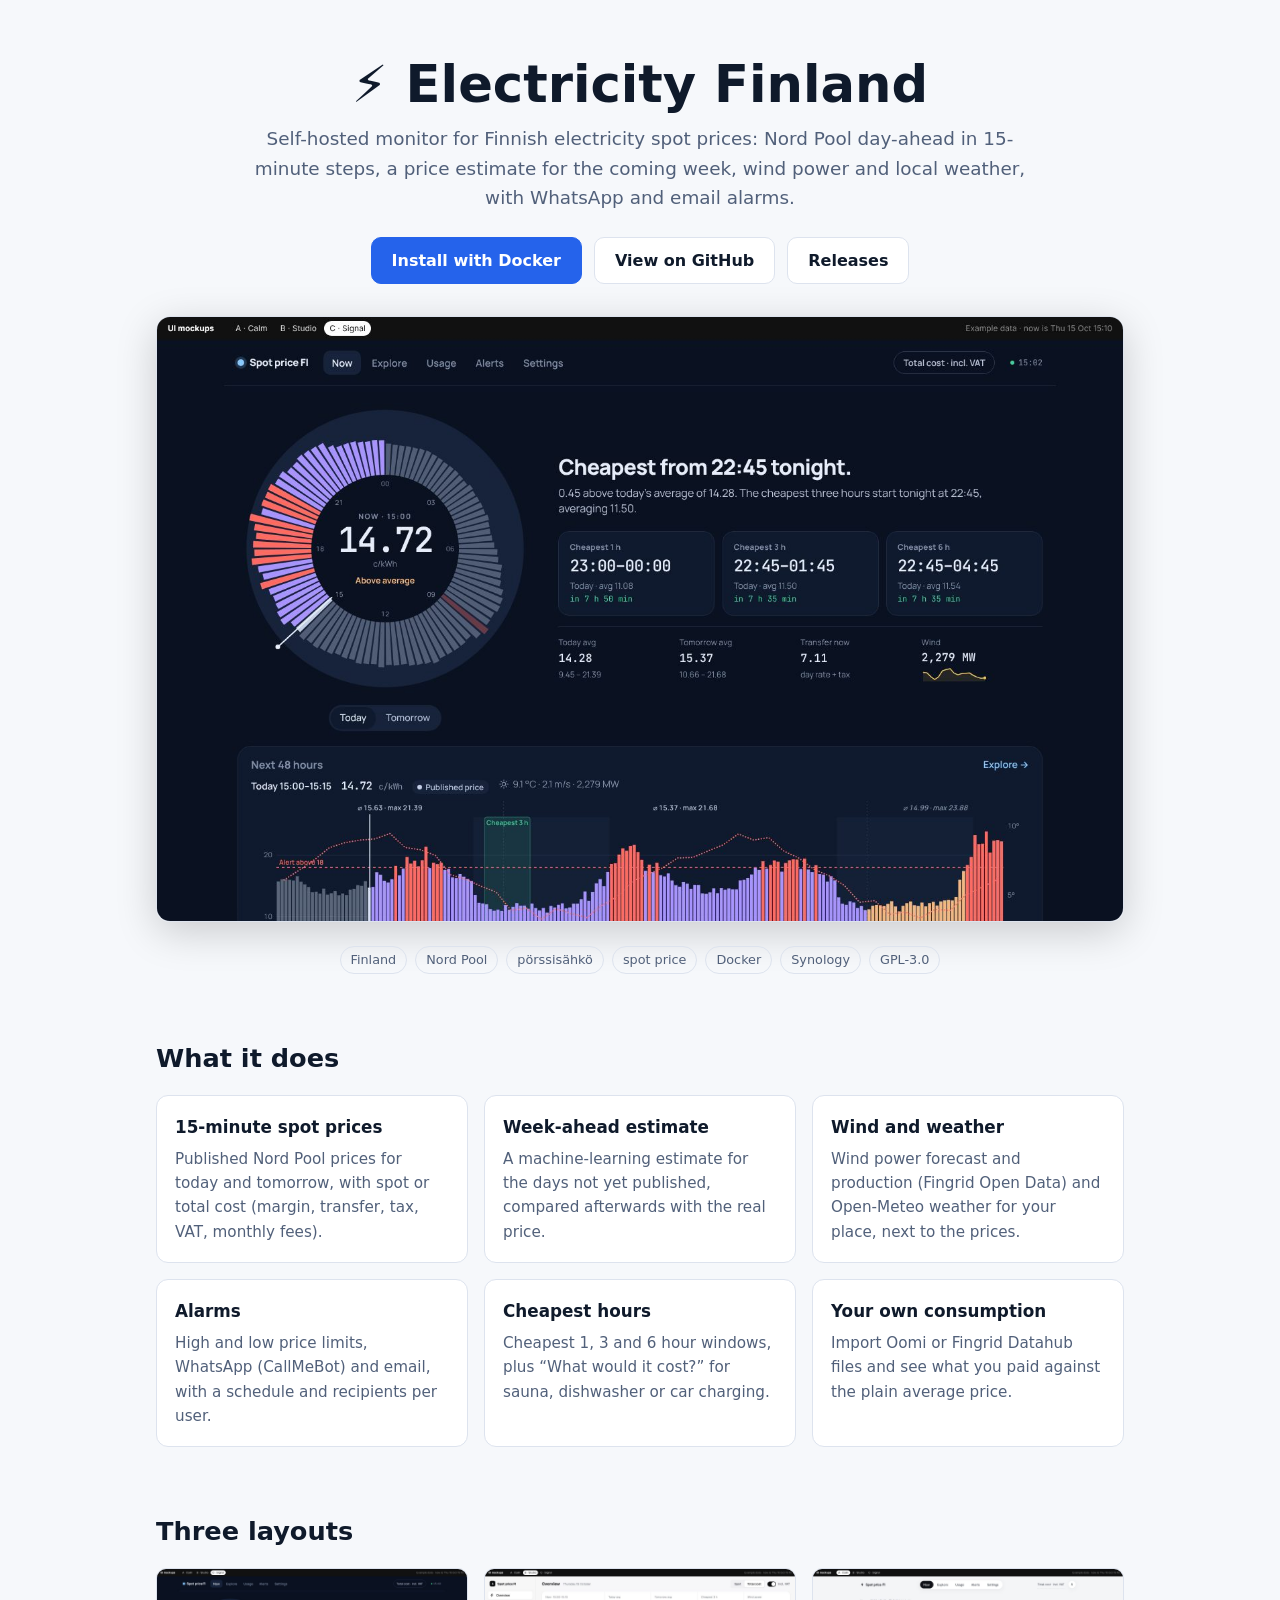
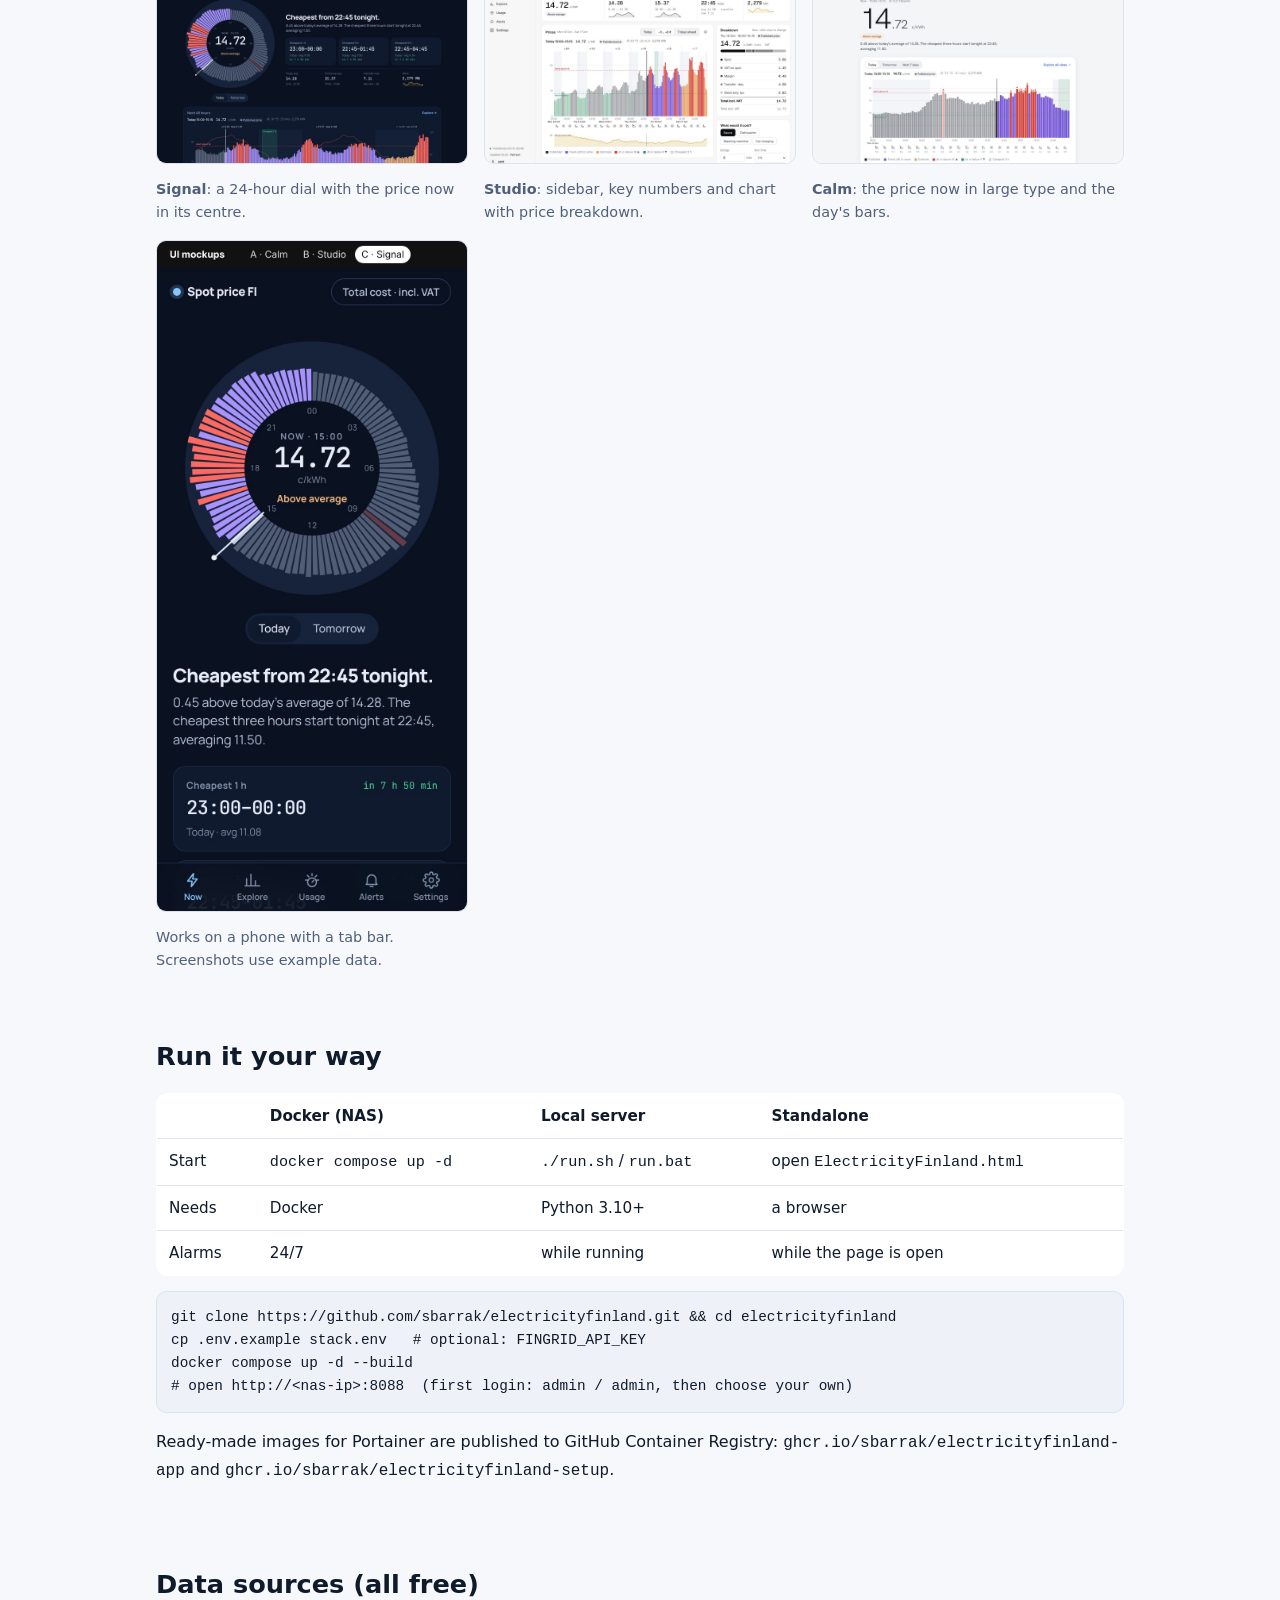
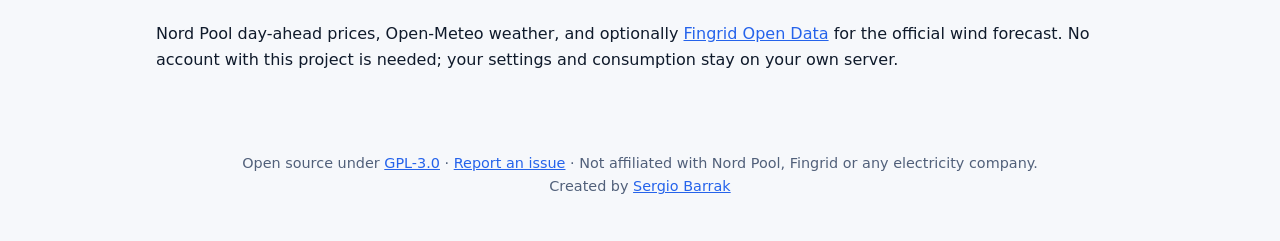
<file: docs/index.html>
<!doctype html>
<html lang="en">
<head>
<meta charset="utf-8">
<meta name="viewport" content="width=device-width, initial-scale=1">
<title>Electricity Finland – self-hosted Finnish spot price monitor with alarms</title>
<meta name="description" content="Free, open-source, self-hosted monitor for Finnish electricity spot prices (Nord Pool, 15-minute), a week-ahead price estimate, wind power and weather, with WhatsApp and email alarms. Runs in Docker on a NAS.">
<meta name="keywords" content="Finland electricity price, pörssisähkö, sähkön hinta, Nord Pool, spot price, 15-minute price, wind power forecast, Fingrid, Docker, Synology, Portainer, self-hosted, home automation, price alarm">
<meta name="author" content="sbarrak">
<meta name="robots" content="index, follow">
<meta name="theme-color" content="#0a1120">
<link rel="canonical" href="https://sbarrak.github.io/electricityfinland/">
<meta property="og:type" content="website">
<meta property="og:title" content="Electricity Finland – Finnish spot price monitor">
<meta property="og:description" content="Nord Pool 15-min prices, week-ahead estimate, wind and weather, with WhatsApp and email alarms. Open source, self-hosted.">
<meta property="og:url" content="https://sbarrak.github.io/electricityfinland/">
<meta property="og:image" content="https://sbarrak.github.io/electricityfinland/img/c-signal-desktop.jpg">
<meta property="og:locale" content="en_FI">
<meta name="twitter:card" content="summary_large_image">
<meta name="twitter:title" content="Electricity Finland – Finnish spot price monitor">
<meta name="twitter:description" content="Nord Pool 15-min prices, estimate, wind, weather and alarms. Self-hosted.">
<meta name="twitter:image" content="https://sbarrak.github.io/electricityfinland/img/c-signal-desktop.jpg">
<link rel="icon" href="data:image/svg+xml,%3Csvg xmlns='http://www.w3.org/2000/svg' viewBox='0 0 100 100'%3E%3Ctext y='.9em' font-size='90'%3E⚡%3C/text%3E%3C/svg%3E">
<script type="application/ld+json">
{"@context":"https://schema.org","@type":"SoftwareApplication","name":"Electricity Finland",
"applicationCategory":"UtilitiesApplication","operatingSystem":"Docker, Linux, Windows, macOS, any modern browser",
"description":"Self-hosted monitor for Finnish electricity spot prices (Nord Pool day-ahead, 15-minute) with price estimates, wind power forecasts, weather and WhatsApp / email alarms.",
"url":"https://sbarrak.github.io/electricityfinland/","downloadUrl":"https://github.com/sbarrak/electricityfinland",
"codeRepository":"https://github.com/sbarrak/electricityfinland","license":"https://www.gnu.org/licenses/gpl-3.0.html",
"offers":{"@type":"Offer","price":"0","priceCurrency":"EUR"},"inLanguage":"en","keywords":"Finland, electricity, spot price, Nord Pool, Docker"}
</script>
<style>
:root{--bg:#f6f8fb;--fg:#0f1a2b;--muted:#51607a;--card:#fff;--line:#dde3ee;--accent:#2563eb;--accent-fg:#fff;--code:#eef2f8}
@media (prefers-color-scheme:dark){:root:not([data-theme=light]){--bg:#0a1120;--fg:#e8eefb;--muted:#9aa8c4;--card:#121b30;--line:#22304f;--accent:#5b9bff;--accent-fg:#06101f;--code:#0d1629}}
*{box-sizing:border-box}
body{margin:0;background:var(--bg);color:var(--fg);font:16px/1.6 system-ui,-apple-system,"Segoe UI",Roboto,sans-serif}
.wrap{max-width:1000px;margin:0 auto;padding:0 16px}
header.hero{padding:56px 0 32px;text-align:center}
h1{font-size:clamp(2rem,6vw,3.2rem);line-height:1.1;margin:0 0 12px}
.lead{font-size:1.15rem;color:var(--muted);max-width:42em;margin:0 auto 24px}
.btns{display:flex;gap:12px;justify-content:center;flex-wrap:wrap}
.btn{display:inline-block;padding:10px 20px;border-radius:10px;border:1px solid var(--line);color:var(--fg);text-decoration:none;font-weight:600;background:var(--card)}
.btn.primary{background:var(--accent);color:var(--accent-fg);border-color:var(--accent)}
.shot{margin:32px auto 0;max-width:100%;border-radius:14px;border:1px solid var(--line);box-shadow:0 10px 40px rgba(0,0,0,.18)}
section{padding:32px 0}
h2{font-size:1.6rem;margin:0 0 16px}
.grid{display:grid;grid-template-columns:repeat(auto-fit,minmax(260px,1fr));gap:16px}
.card{background:var(--card);border:1px solid var(--line);border-radius:12px;padding:18px}
.card h3{margin:0 0 6px;font-size:1.05rem}
.card p{margin:0;color:var(--muted);font-size:.95rem}
.shots{display:grid;grid-template-columns:repeat(auto-fit,minmax(260px,1fr));gap:16px}
.shots figure{margin:0}
.shots img{width:100%;height:auto;border-radius:10px;border:1px solid var(--line)}
figcaption{font-size:.9rem;color:var(--muted);margin-top:6px}
pre{background:var(--code);border:1px solid var(--line);border-radius:10px;padding:14px;overflow-x:auto;font-size:.9rem}
table{width:100%;border-collapse:collapse;background:var(--card);border:1px solid var(--line);border-radius:12px;overflow:hidden;font-size:.95rem}
th,td{padding:10px 12px;border-bottom:1px solid var(--line);text-align:left;vertical-align:top}
a{color:var(--accent)}
footer{padding:32px 0 48px;color:var(--muted);font-size:.9rem;text-align:center}
.tags{display:flex;flex-wrap:wrap;gap:8px;justify-content:center;margin-top:16px}
.tags span{font-size:.8rem;padding:3px 10px;border-radius:99px;border:1px solid var(--line);color:var(--muted)}
@media(max-width:600px){th,td{padding:8px}}
</style>
</head>
<body>
<header class="hero"><div class="wrap">
  <h1>⚡ Electricity Finland</h1>
  <p class="lead">Self-hosted monitor for Finnish electricity spot prices: Nord Pool day-ahead in 15-minute steps, a price estimate for the coming week, wind power and local weather, with WhatsApp and email alarms.</p>
  <div class="btns">
    <a class="btn primary" href="https://github.com/sbarrak/electricityfinland#install-synology--any-docker-host">Install with Docker</a>
    <a class="btn" href="https://github.com/sbarrak/electricityfinland">View on GitHub</a>
    <a class="btn" href="https://github.com/sbarrak/electricityfinland/releases">Releases</a>
  </div>
  <img class="shot" src="img/c-signal-desktop.jpg" width="1000" alt="Signal layout: today's prices as a 24-hour dial with the cheapest hours and the next 48 hours" loading="eager">
  <div class="tags" aria-label="Topics"><span>Finland</span><span>Nord Pool</span><span>pörssisähkö</span><span>spot price</span><span>Docker</span><span>Synology</span><span>GPL-3.0</span></div>
</div></header>

<main class="wrap">
<section>
  <h2>What it does</h2>
  <div class="grid">
    <div class="card"><h3>15-minute spot prices</h3><p>Published Nord Pool prices for today and tomorrow, with spot or total cost (margin, transfer, tax, VAT, monthly fees).</p></div>
    <div class="card"><h3>Week-ahead estimate</h3><p>A machine-learning estimate for the days not yet published, compared afterwards with the real price.</p></div>
    <div class="card"><h3>Wind and weather</h3><p>Wind power forecast and production (Fingrid Open Data) and Open-Meteo weather for your place, next to the prices.</p></div>
    <div class="card"><h3>Alarms</h3><p>High and low price limits, WhatsApp (CallMeBot) and email, with a schedule and recipients per user.</p></div>
    <div class="card"><h3>Cheapest hours</h3><p>Cheapest 1, 3 and 6 hour windows, plus “What would it cost?” for sauna, dishwasher or car charging.</p></div>
    <div class="card"><h3>Your own consumption</h3><p>Import Oomi or Fingrid Datahub files and see what you paid against the plain average price.</p></div>
  </div>
</section>

<section>
  <h2>Three layouts</h2>
  <div class="shots">
    <figure><img src="img/c-signal-desktop.jpg" loading="lazy" width="600" alt="Signal layout on a computer"><figcaption><b>Signal</b>: a 24-hour dial with the price now in its centre.</figcaption></figure>
    <figure><img src="img/b-studio-desktop.jpg" loading="lazy" width="600" alt="Studio layout on a computer"><figcaption><b>Studio</b>: sidebar, key numbers and chart with price breakdown.</figcaption></figure>
    <figure><img src="img/a-calm-desktop.jpg" loading="lazy" width="600" alt="Calm layout on a computer"><figcaption><b>Calm</b>: the price now in large type and the day's bars.</figcaption></figure>
    <figure><img src="img/c-signal-phone.jpg" loading="lazy" width="300" alt="Signal layout on a phone"><figcaption>Works on a phone with a tab bar. Screenshots use example data.</figcaption></figure>
  </div>
</section>

<section>
  <h2>Run it your way</h2>
  <table>
    <tr><th></th><th>Docker (NAS)</th><th>Local server</th><th>Standalone</th></tr>
    <tr><td>Start</td><td><code>docker compose up -d</code></td><td><code>./run.sh</code> / <code>run.bat</code></td><td>open <code>ElectricityFinland.html</code></td></tr>
    <tr><td>Needs</td><td>Docker</td><td>Python 3.10+</td><td>a browser</td></tr>
    <tr><td>Alarms</td><td>24/7</td><td>while running</td><td>while the page is open</td></tr>
  </table>
  <pre><code>git clone https://github.com/sbarrak/electricityfinland.git &amp;&amp; cd electricityfinland
cp .env.example stack.env   # optional: FINGRID_API_KEY
docker compose up -d --build
# open http://&lt;nas-ip&gt;:8088  (first login: admin / admin, then choose your own)</code></pre>
  <p>Ready-made images for Portainer are published to GitHub Container Registry: <code>ghcr.io/sbarrak/electricityfinland-app</code> and <code>ghcr.io/sbarrak/electricityfinland-setup</code>.</p>
</section>

<section>
  <h2>Data sources (all free)</h2>
  <p>Nord Pool day-ahead prices, Open-Meteo weather, and optionally <a href="https://data.fingrid.fi">Fingrid Open Data</a> for the official wind forecast. No account with this project is needed; your settings and consumption stay on your own server.</p>
</section>
</main>

<footer><div class="wrap">Open source under <a href="https://github.com/sbarrak/electricityfinland/blob/main/LICENSE">GPL-3.0</a> · <a href="https://github.com/sbarrak/electricityfinland/issues">Report an issue</a> · Not affiliated with Nord Pool, Fingrid or any electricity company.<br>Created by <a href="https://github.com/sbarrak">Sergio Barrak</a></div></footer>
</body>
</html>
</file>
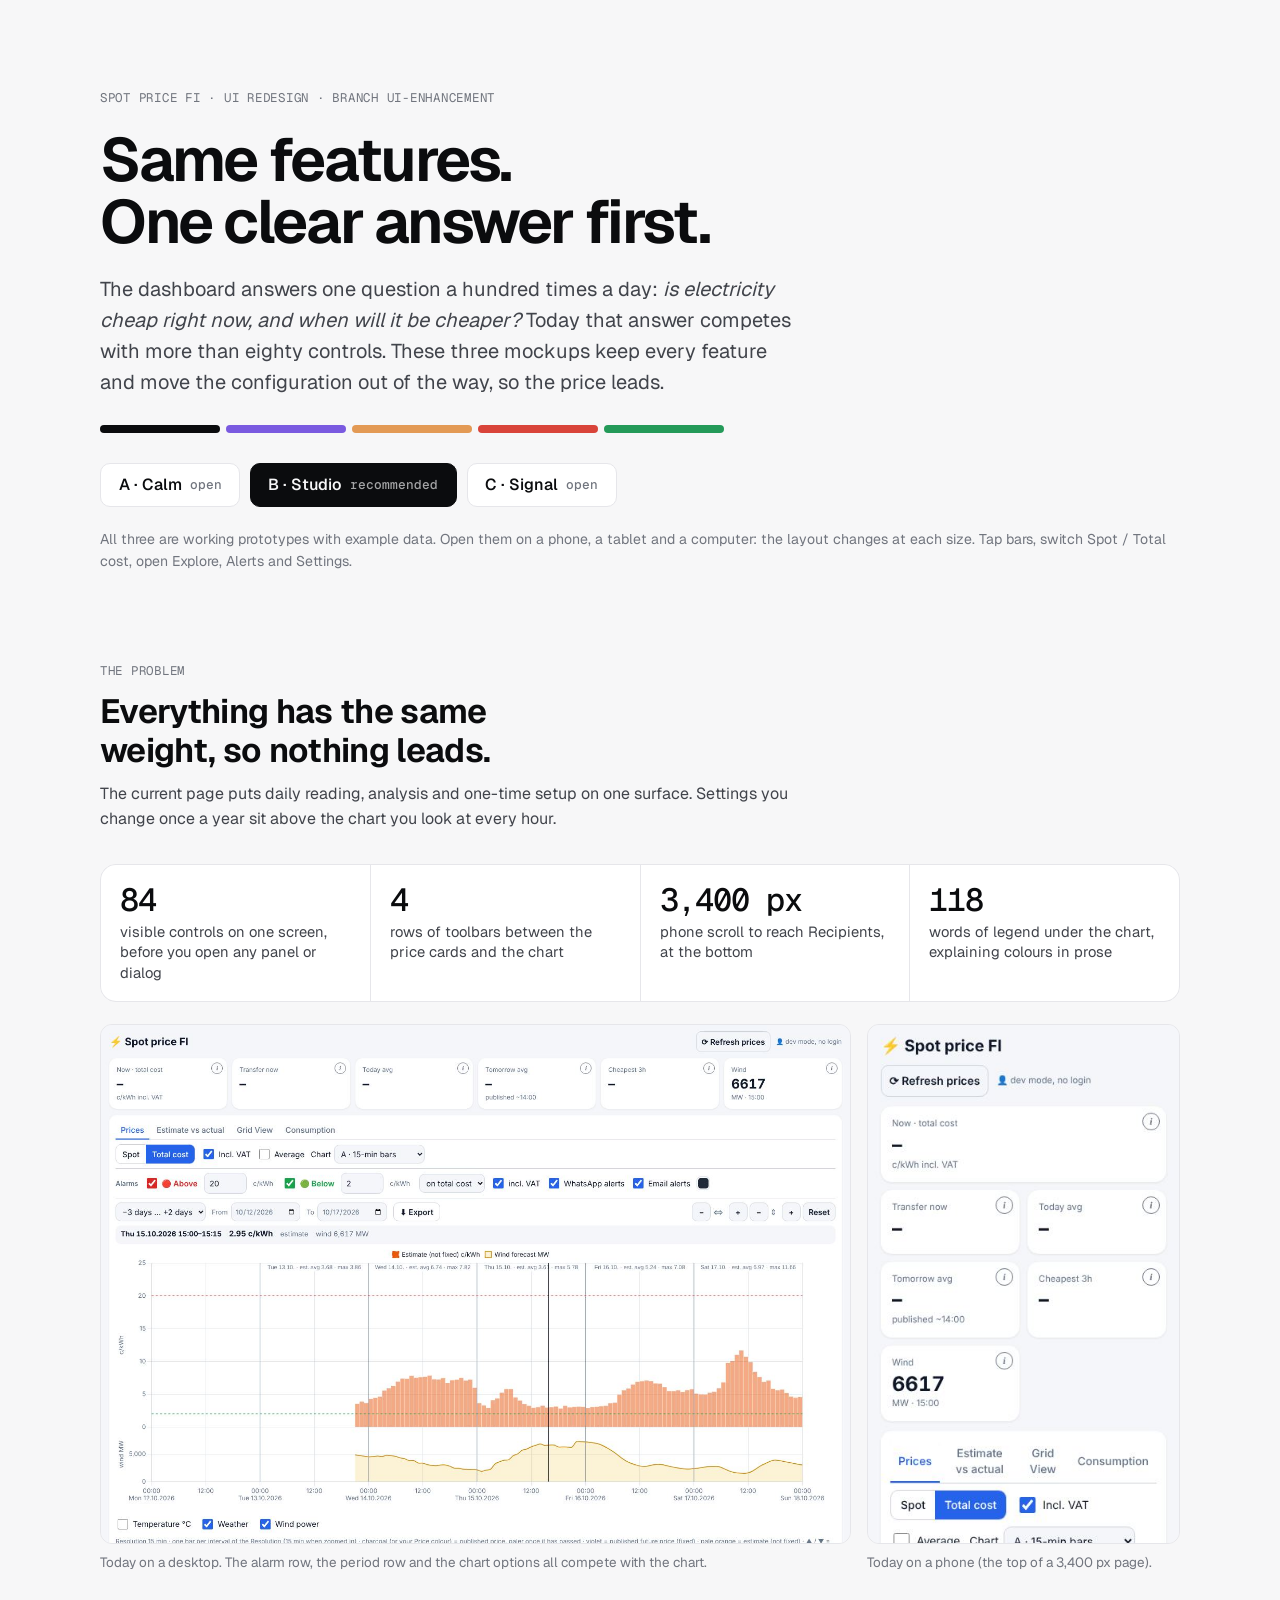
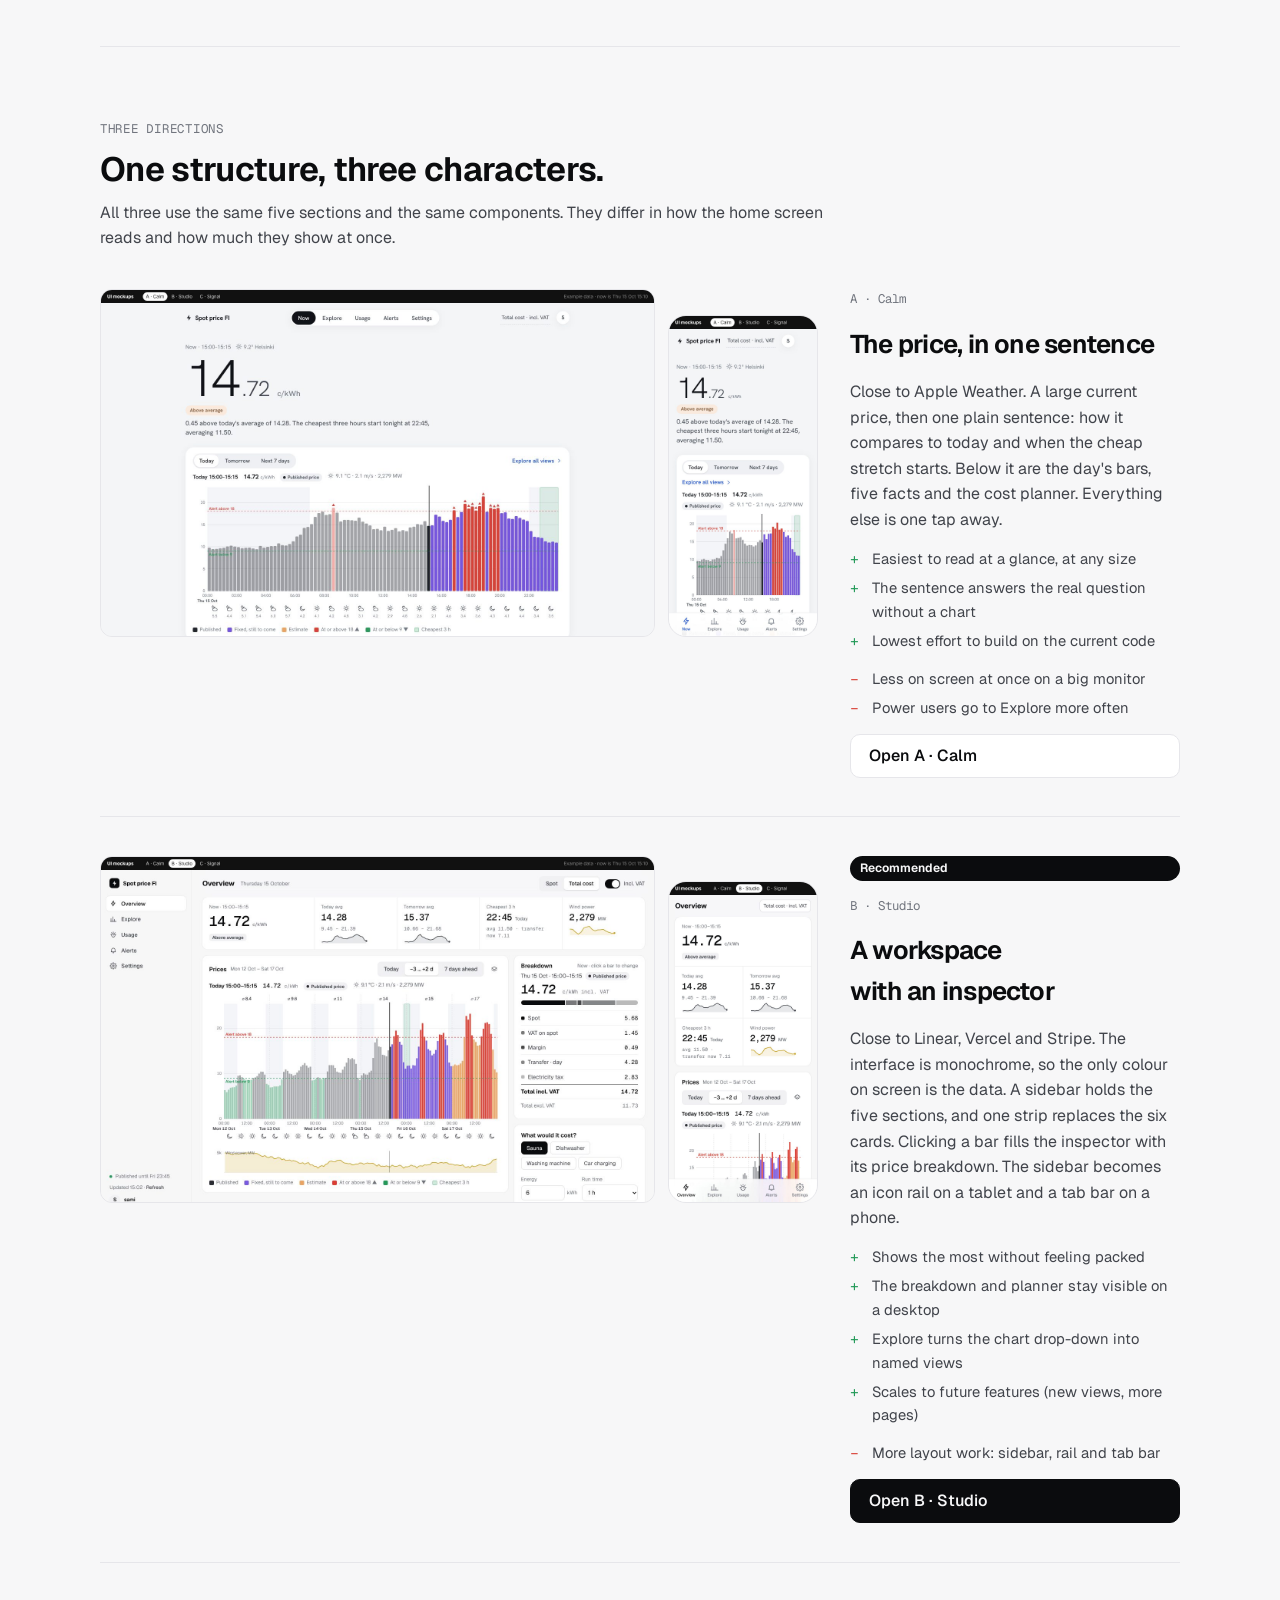
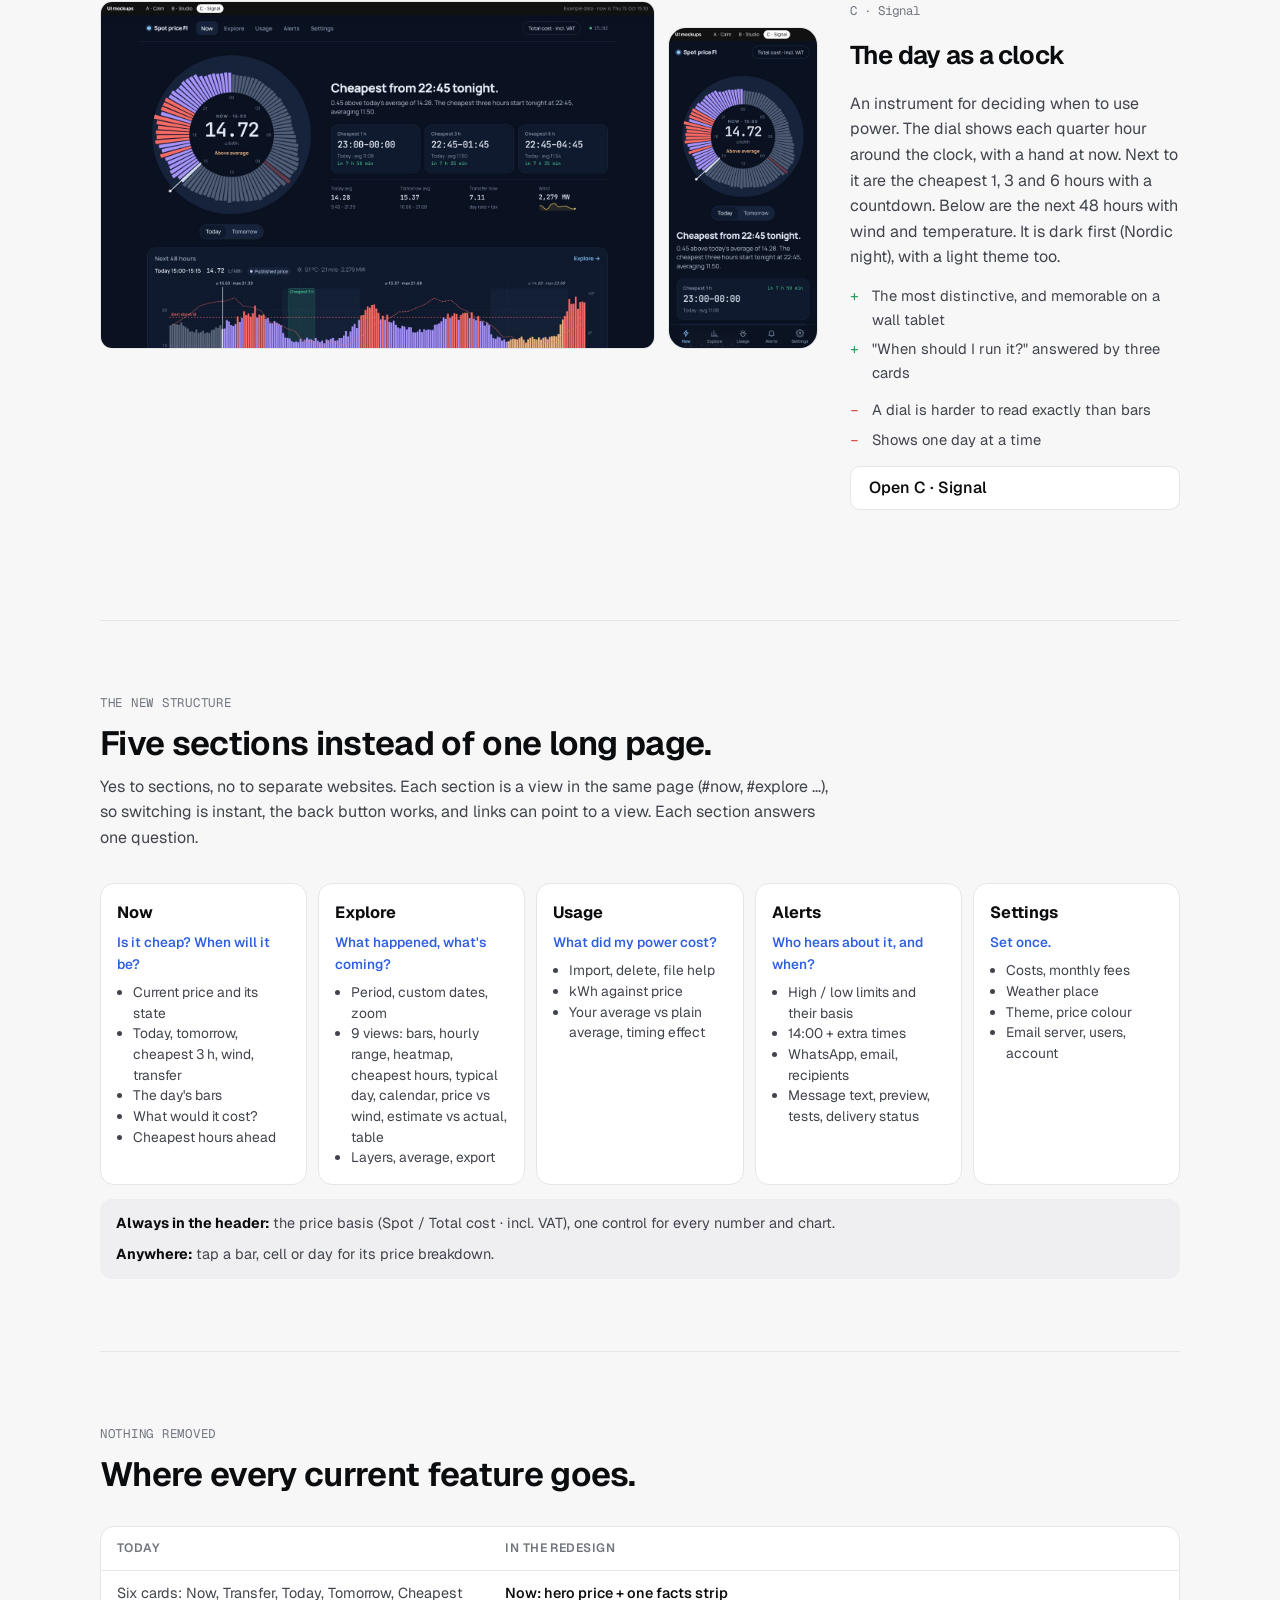
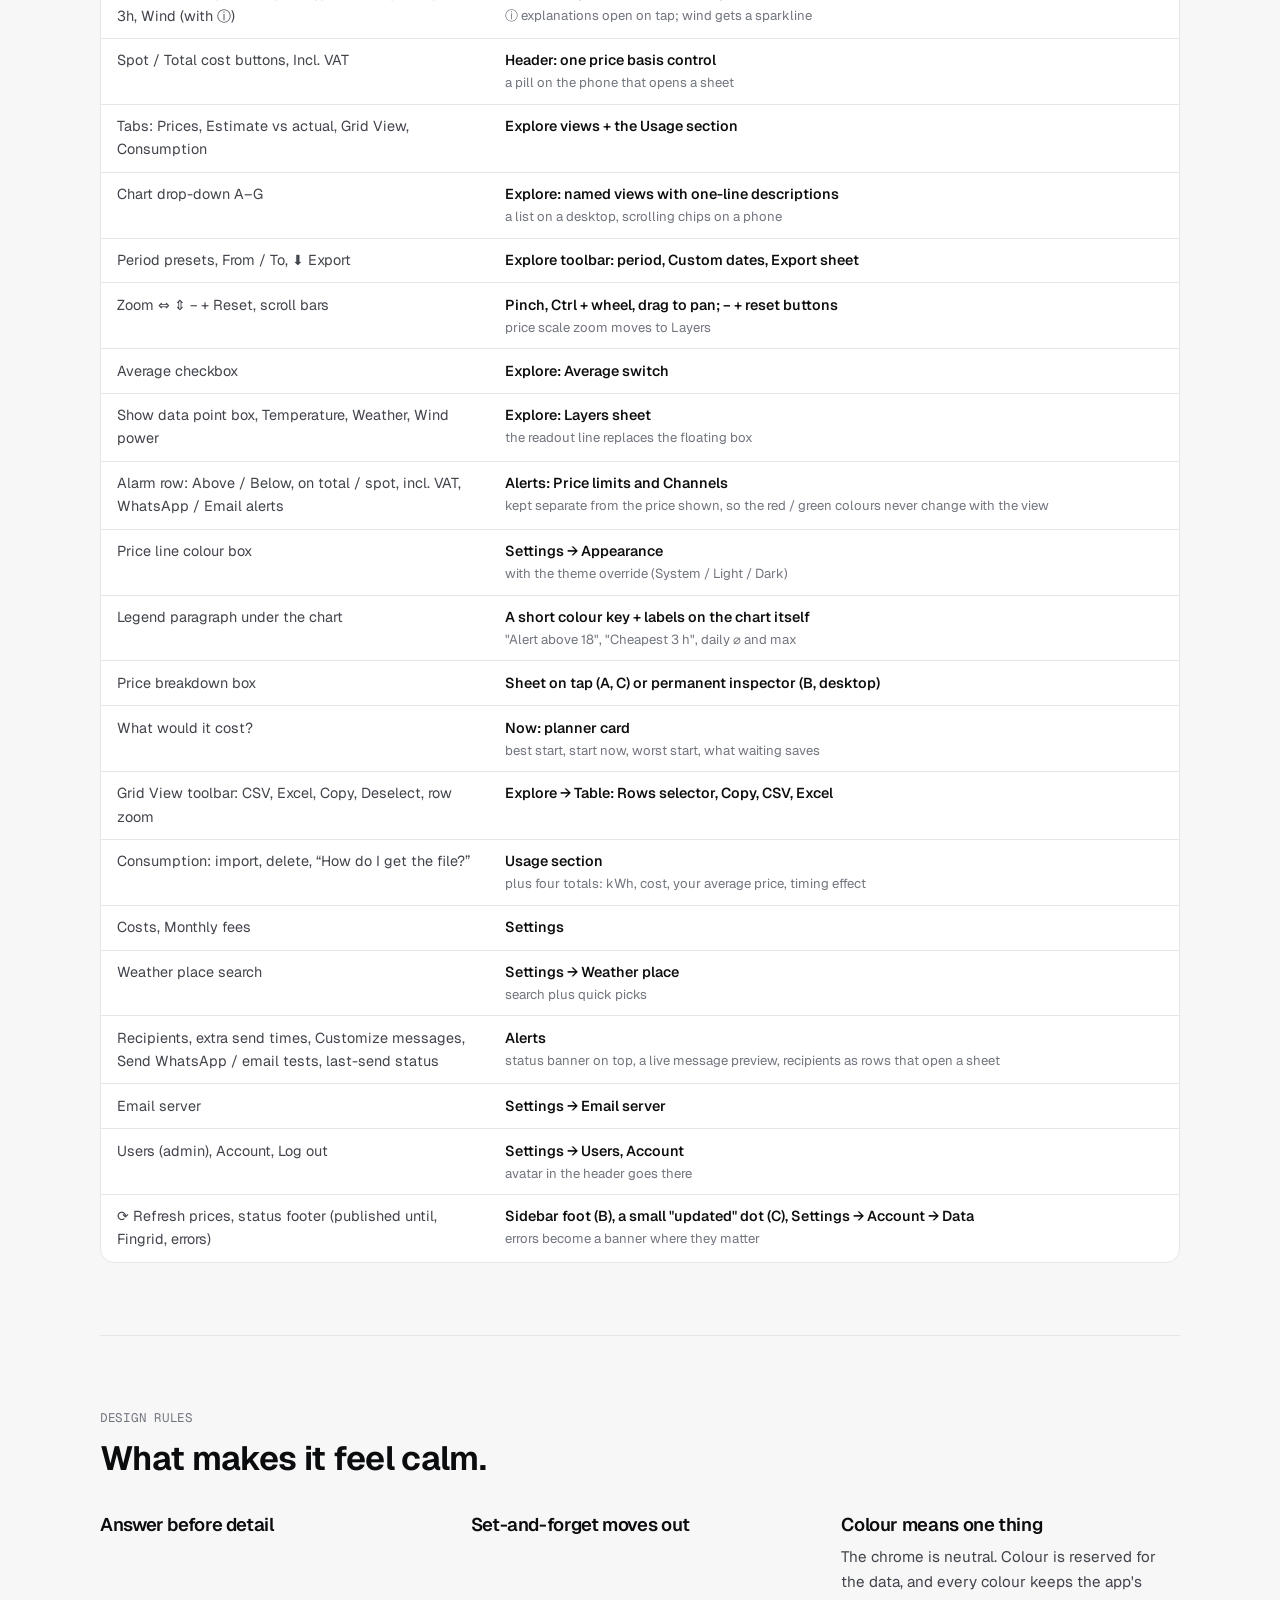
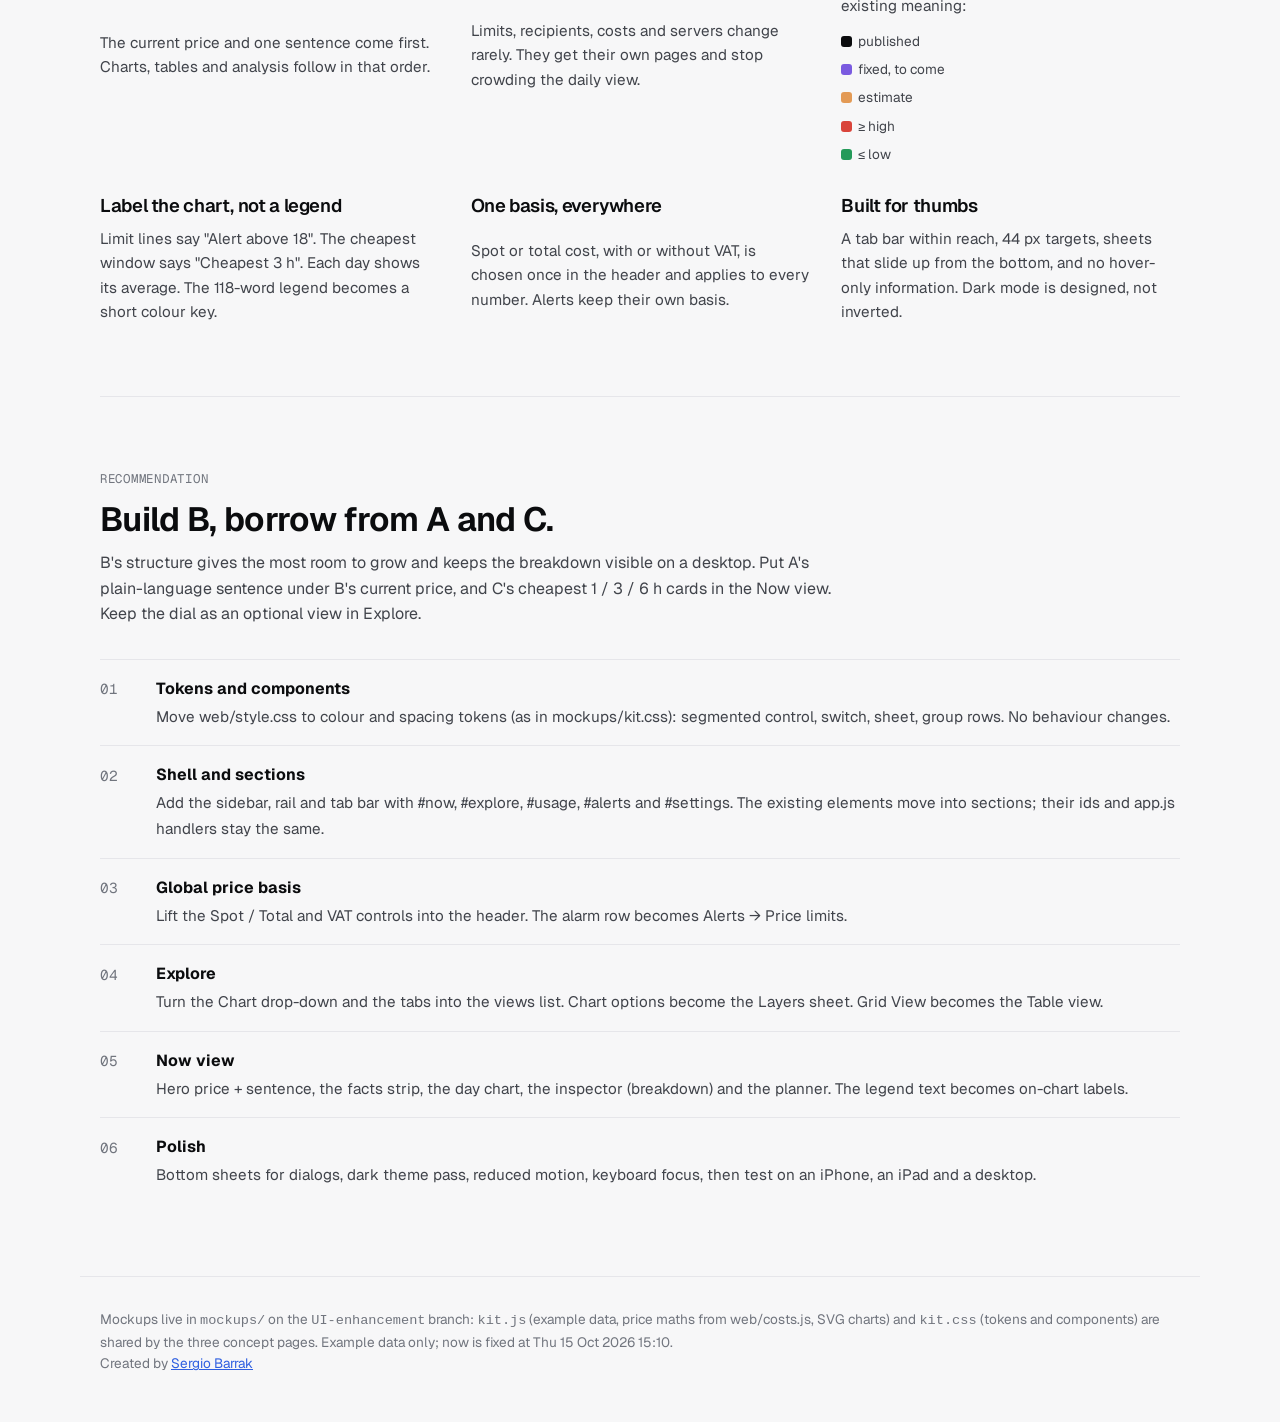
<file: mockups/index.html>
<!doctype html>
<html lang="en">
<head>
<meta charset="utf-8">
<meta name="viewport" content="width=device-width, initial-scale=1, viewport-fit=cover">
<title>Spot Price FI Redesign</title>
<meta name="claude:viewport-fit-sides" content="cover">
<link rel="preconnect" href="https://fonts.googleapis.com"><link rel="preconnect" href="https://fonts.gstatic.com" crossorigin>
<link rel="stylesheet" href="https://fonts.googleapis.com/css2?family=Geist:wght@400;500;600;700&family=Geist+Mono:wght@400;500&display=swap">
<style>
/* Design brief for the three UI directions. Layout: one reading column (max 1120px), wide figures, a feature map table. */
:root{
  --bg:#f7f7f8;--surface:#ffffff;--surface-2:#efeff2;--ink:#0b0c0e;--ink-2:#41444b;--muted:#71757e;--line:#e6e6ea;
  --accent:#2f5fe0;--violet:#7a5ae0;--orange:#e39a55;--red:#d9443a;--green:#249a59;
  --display:"Geist",-apple-system,BlinkMacSystemFont,"Segoe UI",sans-serif;--mono:"Geist Mono",ui-monospace,SFMono-Regular,Menlo,monospace;
}
@media (prefers-color-scheme:dark){:root:not([data-theme="light"]){--bg:#09090b;--surface:#121215;--surface-2:#1b1b20;--ink:#f3f3f5;--ink-2:#c5c6cc;--muted:#8a8d96;--line:#24242b;--accent:#7ea0ff;--violet:#a68cff;--orange:#f0b07a;--red:#ff6a5f;--green:#3ccc85;color-scheme:dark}}
:root[data-theme="dark"]{--bg:#09090b;--surface:#121215;--surface-2:#1b1b20;--ink:#f3f3f5;--ink-2:#c5c6cc;--muted:#8a8d96;--line:#24242b;--accent:#7ea0ff;--violet:#a68cff;--orange:#f0b07a;--red:#ff6a5f;--green:#3ccc85;color-scheme:dark}
*{box-sizing:border-box}
body{margin:0;background:var(--bg);color:var(--ink);font:16px/1.6 var(--display);-webkit-font-smoothing:antialiased}
.wrap{max-width:1120px;margin:0 auto;padding-left:max(20px,env(safe-area-inset-left,0px));padding-right:max(20px,env(safe-area-inset-right,0px))}
a{color:var(--accent)}
:focus-visible{outline:2px solid var(--accent);outline-offset:3px;border-radius:6px}
h1,h2,h3{text-wrap:balance;letter-spacing:-.02em;margin:0}
h1{font-size:clamp(2.2rem,6vw,3.8rem);line-height:1.02;font-weight:650;letter-spacing:-.04em}
h2{font-size:clamp(1.5rem,3.2vw,2.1rem);font-weight:650;line-height:1.15}
h3{font-size:1.15rem;font-weight:600}
p{margin:0}
.eyebrow{font-family:var(--mono);font-size:.78rem;letter-spacing:.06em;text-transform:uppercase;color:var(--muted)}
.lede{font-size:clamp(1.05rem,2vw,1.25rem);color:var(--ink-2);max-width:44rem;line-height:1.55}
section{padding-block:clamp(2.4rem,6vw,4.5rem);border-top:1px solid var(--line)}
section:first-of-type{border-top:0}
.sh{display:grid;gap:.7rem;margin-bottom:2rem;max-width:46rem}
.sh p{color:var(--ink-2)}
header.hero{padding-block:clamp(2.6rem,8vw,5.5rem) 1rem;display:grid;gap:1.3rem}
.swatchline{display:flex;gap:6px;margin-top:.4rem}
.swatchline i{height:8px;border-radius:4px;flex:1;max-width:120px}
.cta{display:flex;flex-wrap:wrap;gap:.6rem;margin-top:.6rem}
.btn{display:inline-flex;align-items:center;gap:.5rem;min-height:44px;padding:0 1.1rem;border-radius:10px;border:1px solid var(--line);background:var(--surface);color:var(--ink);text-decoration:none;font-weight:550}
.btn.primary{background:var(--ink);color:var(--bg);border-color:var(--ink)}
.btn b{font-family:var(--mono);font-weight:500;font-size:.8rem;color:var(--muted)}
.btn.primary b{color:inherit;opacity:.65}

/* the problem */
.facts{display:grid;grid-template-columns:repeat(4,1fr);gap:1px;background:var(--line);border:1px solid var(--line);border-radius:16px;overflow:hidden}
.facts div{background:var(--surface);padding:1.1rem 1.2rem;display:grid;gap:.25rem;align-content:start}
.facts b{font-family:var(--mono);font-size:2rem;font-weight:500;letter-spacing:-.04em;line-height:1.1}
.facts span{color:var(--ink-2);font-size:.92rem;line-height:1.4}
.before{display:grid;grid-template-columns:2.4fr 1fr;gap:1rem;margin-top:1.4rem;align-items:start}
figure{margin:0;display:grid;gap:.5rem;min-width:0}
figure img{display:block;width:100%;height:auto;border-radius:12px;border:1px solid var(--line);background:var(--surface)}
figcaption{font-size:.84rem;color:var(--muted)}
.crop{max-height:520px;overflow:hidden;border-radius:12px;border:1px solid var(--line)}
.crop img{border:0;border-radius:0}

/* concepts */
.concept{display:grid;grid-template-columns:minmax(0,1fr) 330px;gap:2rem;padding-block:2.4rem;border-top:1px solid var(--line);align-items:start}
.concept:first-of-type{border-top:0;padding-top:.4rem}
.shots{display:grid;grid-template-columns:minmax(0,1fr) 150px;gap:.8rem;align-items:end}
.shots .ph img{border-radius:18px}
.ctext{display:grid;gap:.9rem;align-content:start}
.ctext .tag{font-family:var(--mono);font-size:.78rem;color:var(--muted)}
.ctext h3{font-size:1.6rem;font-weight:650;letter-spacing:-.03em}
.ctext p{color:var(--ink-2)}
.pc{display:grid;gap:.35rem;font-size:.92rem;margin:0;padding:0;list-style:none}
.pc li{display:grid;grid-template-columns:1.1rem 1fr;gap:.3rem;color:var(--ink-2)}
.pc li::before{content:"+";font-family:var(--mono);color:var(--green)}
.pc.minus li::before{content:"−";color:var(--red)}
.rec{display:inline-flex;align-self:start;font-size:.75rem;font-weight:650;padding:.2rem .6rem;border-radius:999px;background:var(--ink);color:var(--bg)}

/* structure */
.ia{display:grid;grid-template-columns:repeat(5,1fr);gap:.7rem}
.ia div{background:var(--surface);border:1px solid var(--line);border-radius:14px;padding:1rem;display:grid;gap:.4rem;align-content:start}
.ia b{font-size:1.02rem}
.ia .q{font-size:.85rem;color:var(--accent);font-weight:550}
.ia ul{margin:0;padding-left:1rem;color:var(--ink-2);font-size:.86rem;line-height:1.5}
.global{margin-top:.9rem;display:flex;flex-wrap:wrap;gap:.5rem 1.2rem;font-size:.9rem;color:var(--ink-2);background:var(--surface-2);border-radius:12px;padding:.8rem 1rem}
.global b{color:var(--ink)}

/* feature map */
.tablewrap{overflow-x:auto;border:1px solid var(--line);border-radius:14px;background:var(--surface)}
table{border-collapse:collapse;width:100%;font-size:.9rem;min-width:640px}
th{text-align:left;font-weight:600;font-size:.76rem;letter-spacing:.04em;text-transform:uppercase;color:var(--muted);padding:.75rem 1rem;border-bottom:1px solid var(--line)}
td{padding:.65rem 1rem;border-bottom:1px solid var(--line);vertical-align:top}
tr:last-child td{border-bottom:0}
td:first-child{color:var(--ink-2);width:36%}
td .to{font-weight:550}
td small{display:block;color:var(--muted);font-size:.82rem}

/* principles */
.princ{display:grid;grid-template-columns:repeat(3,1fr);gap:1.6rem 2rem}
.princ div{display:grid;gap:.4rem}
.princ p{color:var(--ink-2);font-size:.95rem}
.keys{display:flex;flex-wrap:wrap;gap:.4rem 1rem;font-size:.85rem;color:var(--ink-2);margin-top:.4rem}
.keys i{display:inline-block;width:11px;height:11px;border-radius:3px;margin-right:.35rem;vertical-align:-1px}

/* recommendation */
.steps{list-style:none;margin:1.4rem 0 0;padding:0;display:grid;gap:0;counter-reset:s}
.steps li{display:grid;grid-template-columns:3rem 1fr;gap:.5rem;padding:1rem 0;border-top:1px solid var(--line);counter-increment:s}
.steps li::before{content:counter(s,decimal-leading-zero);font-family:var(--mono);color:var(--muted);font-size:.9rem;padding-top:.15rem}
.steps b{display:block;margin-bottom:.15rem}
.steps span{color:var(--ink-2);font-size:.95rem}
footer{padding-block:2rem 3rem;color:var(--muted);font-size:.85rem;border-top:1px solid var(--line)}

@media (max-width:900px){
  .concept{grid-template-columns:1fr;gap:1.2rem}
  .ia{grid-template-columns:repeat(2,1fr)}
  .ia div:last-child{grid-column:1/-1}
  .princ{grid-template-columns:1fr 1fr}
  .facts{grid-template-columns:1fr 1fr}
}
@media (max-width:600px){
  .before{grid-template-columns:1fr}
  .shots{grid-template-columns:minmax(0,1fr) 110px}
  .ia,.princ{grid-template-columns:1fr}
  .ia div:last-child{grid-column:auto}
  .facts b{font-size:1.6rem}
}
</style>
</head>
<body>
<div class="wrap">
<header class="hero">
  <span class="eyebrow">Spot price FI · UI redesign · branch UI-enhancement</span>
  <h1>Same features.<br>One clear answer first.</h1>
  <p class="lede">The dashboard answers one question a hundred times a day: <em>is electricity cheap right now, and when will it be cheaper?</em> Today that answer competes with more than eighty controls. These three mockups keep every feature and move the configuration out of the way, so the price leads.</p>
  <div class="swatchline" aria-hidden="true"><i style="background:var(--ink)"></i><i style="background:var(--violet)"></i><i style="background:var(--orange)"></i><i style="background:var(--red)"></i><i style="background:var(--green)"></i></div>
  <div class="cta">
    <a class="btn" href="a-calm.html">A · Calm <b>open</b></a>
    <a class="btn primary" href="b-studio.html">B · Studio <b>recommended</b></a>
    <a class="btn" href="c-signal.html">C · Signal <b>open</b></a>
  </div>
  <p style="color:var(--muted);font-size:.88rem">All three are working prototypes with example data. Open them on a phone, a tablet and a computer: the layout changes at each size. Tap bars, switch Spot / Total cost, open Explore, Alerts and Settings.</p>
</header>

<section id="problem">
  <div class="sh"><span class="eyebrow">The problem</span><h2>Everything has the same weight, so nothing leads.</h2>
    <p>The current page puts daily reading, analysis and one-time setup on one surface. Settings you change once a year sit above the chart you look at every hour.</p></div>
  <div class="facts">
    <div><b>84</b><span>visible controls on one screen, before you open any panel or dialog</span></div>
    <div><b>4</b><span>rows of toolbars between the price cards and the chart</span></div>
    <div><b>3,400 px</b><span>phone scroll to reach Recipients, at the bottom</span></div>
    <div><b>118</b><span>words of legend under the chart, explaining colours in prose</span></div>
  </div>
  <div class="before">
    <figure><div class="crop"><img src="shots/current-desktop.jpg" alt="The current dashboard on a desktop: six equal cards, four toolbar rows, the chart, then settings panels" loading="lazy"></div><figcaption>Today on a desktop. The alarm row, the period row and the chart options all compete with the chart.</figcaption></figure>
    <figure><div class="crop"><img src="shots/current-phone.jpg" alt="The current dashboard on a phone: a long single column of cards and controls" loading="lazy"></div><figcaption>Today on a phone (the top of a 3,400 px page).</figcaption></figure>
  </div>
</section>

<section id="concepts">
  <div class="sh"><span class="eyebrow">Three directions</span><h2>One structure, three characters.</h2>
    <p>All three use the same five sections and the same components. They differ in how the home screen reads and how much they show at once.</p></div>

  <article class="concept">
    <div class="shots"><figure><img src="shots/a-calm-desktop.jpg" alt="Concept A on a desktop: a very large current price, a sentence, the day's chart and five facts" loading="lazy"></figure><figure class="ph"><img src="shots/a-calm-phone.jpg" alt="Concept A on a phone" loading="lazy"></figure></div>
    <div class="ctext"><span class="tag">A · Calm</span><h3>The price, in one sentence</h3>
      <p>Close to Apple Weather. A large current price, then one plain sentence: how it compares to today and when the cheap stretch starts. Below it are the day's bars, five facts and the cost planner. Everything else is one tap away.</p>
      <ul class="pc"><li>Easiest to read at a glance, at any size</li><li>The sentence answers the real question without a chart</li><li>Lowest effort to build on the current code</li></ul>
      <ul class="pc minus"><li>Less on screen at once on a big monitor</li><li>Power users go to Explore more often</li></ul>
      <a class="btn" href="a-calm.html">Open A · Calm</a></div>
  </article>

  <article class="concept">
    <div class="shots"><figure><img src="shots/b-studio-desktop.jpg" alt="Concept B on a desktop: sidebar navigation, a KPI strip, the chart and an inspector panel with the price breakdown" loading="lazy"></figure><figure class="ph"><img src="shots/b-studio-phone.jpg" alt="Concept B on a phone" loading="lazy"></figure></div>
    <div class="ctext"><span class="rec">Recommended</span><span class="tag">B · Studio</span><h3>A workspace with an inspector</h3>
      <p>Close to Linear, Vercel and Stripe. The interface is monochrome, so the only colour on screen is the data. A sidebar holds the five sections, and one strip replaces the six cards. Clicking a bar fills the inspector with its price breakdown. The sidebar becomes an icon rail on a tablet and a tab bar on a phone.</p>
      <ul class="pc"><li>Shows the most without feeling packed</li><li>The breakdown and planner stay visible on a desktop</li><li>Explore turns the chart drop-down into named views</li><li>Scales to future features (new views, more pages)</li></ul>
      <ul class="pc minus"><li>More layout work: sidebar, rail and tab bar</li></ul>
      <a class="btn primary" href="b-studio.html">Open B · Studio</a></div>
  </article>

  <article class="concept">
    <div class="shots"><figure><img src="shots/c-signal-desktop.jpg" alt="Concept C on a desktop in dark mode: a circular 24-hour price dial, the cheapest windows and a 48-hour chart" loading="lazy"></figure><figure class="ph"><img src="shots/c-signal-phone.jpg" alt="Concept C on a phone" loading="lazy"></figure></div>
    <div class="ctext"><span class="tag">C · Signal</span><h3>The day as a clock</h3>
      <p>An instrument for deciding when to use power. The dial shows each quarter hour around the clock, with a hand at now. Next to it are the cheapest 1, 3 and 6 hours with a countdown. Below are the next 48 hours with wind and temperature. It is dark first (Nordic night), with a light theme too.</p>
      <ul class="pc"><li>The most distinctive, and memorable on a wall tablet</li><li>"When should I run it?" answered by three cards</li></ul>
      <ul class="pc minus"><li>A dial is harder to read exactly than bars</li><li>Shows one day at a time</li></ul>
      <a class="btn" href="c-signal.html">Open C · Signal</a></div>
  </article>
</section>

<section id="structure">
  <div class="sh"><span class="eyebrow">The new structure</span><h2>Five sections instead of one long page.</h2>
    <p>Yes to sections, no to separate websites. Each section is a view in the same page (#now, #explore …), so switching is instant, the back button works, and links can point to a view. Each section answers one question.</p></div>
  <div class="ia">
    <div><b>Now</b><span class="q">Is it cheap? When will it be?</span><ul><li>Current price and its state</li><li>Today, tomorrow, cheapest 3 h, wind, transfer</li><li>The day's bars</li><li>What would it cost?</li><li>Cheapest hours ahead</li></ul></div>
    <div><b>Explore</b><span class="q">What happened, what's coming?</span><ul><li>Period, custom dates, zoom</li><li>9 views: bars, hourly range, heatmap, cheapest hours, typical day, calendar, price vs wind, estimate vs actual, table</li><li>Layers, average, export</li></ul></div>
    <div><b>Usage</b><span class="q">What did my power cost?</span><ul><li>Import, delete, file help</li><li>kWh against price</li><li>Your average vs plain average, timing effect</li></ul></div>
    <div><b>Alerts</b><span class="q">Who hears about it, and when?</span><ul><li>High / low limits and their basis</li><li>14:00 + extra times</li><li>WhatsApp, email, recipients</li><li>Message text, preview, tests, delivery status</li></ul></div>
    <div><b>Settings</b><span class="q">Set once.</span><ul><li>Costs, monthly fees</li><li>Weather place</li><li>Theme, price colour</li><li>Email server, users, account</li></ul></div>
  </div>
  <p class="global"><span><b>Always in the header:</b> the price basis (Spot / Total cost · incl. VAT), one control for every number and chart.</span><span><b>Anywhere:</b> tap a bar, cell or day for its price breakdown.</span></p>
</section>

<section id="map">
  <div class="sh"><span class="eyebrow">Nothing removed</span><h2>Where every current feature goes.</h2></div>
  <div class="tablewrap"><table>
    <thead><tr><th>Today</th><th>In the redesign</th></tr></thead>
    <tbody>
      <tr><td>Six cards: Now, Transfer, Today, Tomorrow, Cheapest 3h, Wind (with ⓘ)</td><td><span class="to">Now: hero price + one facts strip</span><small>ⓘ explanations open on tap; wind gets a sparkline</small></td></tr>
      <tr><td>Spot / Total cost buttons, Incl. VAT</td><td><span class="to">Header: one price basis control</span><small>a pill on the phone that opens a sheet</small></td></tr>
      <tr><td>Tabs: Prices, Estimate vs actual, Grid View, Consumption</td><td><span class="to">Explore views + the Usage section</span></td></tr>
      <tr><td>Chart drop-down A–G</td><td><span class="to">Explore: named views with one-line descriptions</span><small>a list on a desktop, scrolling chips on a phone</small></td></tr>
      <tr><td>Period presets, From / To, ⬇ Export</td><td><span class="to">Explore toolbar: period, Custom dates, Export sheet</span></td></tr>
      <tr><td>Zoom ⇔ ⇕ − + Reset, scroll bars</td><td><span class="to">Pinch, Ctrl + wheel, drag to pan; − + reset buttons</span><small>price scale zoom moves to Layers</small></td></tr>
      <tr><td>Average checkbox</td><td><span class="to">Explore: Average switch</span></td></tr>
      <tr><td>Show data point box, Temperature, Weather, Wind power</td><td><span class="to">Explore: Layers sheet</span><small>the readout line replaces the floating box</small></td></tr>
      <tr><td>Alarm row: Above / Below, on total / spot, incl. VAT, WhatsApp / Email alerts</td><td><span class="to">Alerts: Price limits and Channels</span><small>kept separate from the price shown, so the red / green colours never change with the view</small></td></tr>
      <tr><td>Price line colour box</td><td><span class="to">Settings → Appearance</span><small>with the theme override (System / Light / Dark)</small></td></tr>
      <tr><td>Legend paragraph under the chart</td><td><span class="to">A short colour key + labels on the chart itself</span><small>"Alert above 18", "Cheapest 3 h", daily ⌀ and max</small></td></tr>
      <tr><td>Price breakdown box</td><td><span class="to">Sheet on tap (A, C) or permanent inspector (B, desktop)</span></td></tr>
      <tr><td>What would it cost?</td><td><span class="to">Now: planner card</span><small>best start, start now, worst start, what waiting saves</small></td></tr>
      <tr><td>Grid View toolbar: CSV, Excel, Copy, Deselect, row zoom</td><td><span class="to">Explore → Table: Rows selector, Copy, CSV, Excel</span></td></tr>
      <tr><td>Consumption: import, delete, “How do I get the file?”</td><td><span class="to">Usage section</span><small>plus four totals: kWh, cost, your average price, timing effect</small></td></tr>
      <tr><td>Costs, Monthly fees</td><td><span class="to">Settings</span></td></tr>
      <tr><td>Weather place search</td><td><span class="to">Settings → Weather place</span><small>search plus quick picks</small></td></tr>
      <tr><td>Recipients, extra send times, Customize messages, Send WhatsApp / email tests, last-send status</td><td><span class="to">Alerts</span><small>status banner on top, a live message preview, recipients as rows that open a sheet</small></td></tr>
      <tr><td>Email server</td><td><span class="to">Settings → Email server</span></td></tr>
      <tr><td>Users (admin), Account, Log out</td><td><span class="to">Settings → Users, Account</span><small>avatar in the header goes there</small></td></tr>
      <tr><td>⟳ Refresh prices, status footer (published until, Fingrid, errors)</td><td><span class="to">Sidebar foot (B), a small "updated" dot (C), Settings → Account → Data</span><small>errors become a banner where they matter</small></td></tr>
    </tbody>
  </table></div>
</section>

<section id="principles">
  <div class="sh"><span class="eyebrow">Design rules</span><h2>What makes it feel calm.</h2></div>
  <div class="princ">
    <div><h3>Answer before detail</h3><p>The current price and one sentence come first. Charts, tables and analysis follow in that order.</p></div>
    <div><h3>Set-and-forget moves out</h3><p>Limits, recipients, costs and servers change rarely. They get their own pages and stop crowding the daily view.</p></div>
    <div><h3>Colour means one thing</h3><p>The chrome is neutral. Colour is reserved for the data, and every colour keeps the app's existing meaning:</p>
      <div class="keys"><span><i style="background:var(--ink)"></i>published</span><span><i style="background:var(--violet)"></i>fixed, to come</span><span><i style="background:var(--orange)"></i>estimate</span><span><i style="background:var(--red)"></i>≥ high</span><span><i style="background:var(--green)"></i>≤ low</span></div></div>
    <div><h3>Label the chart, not a legend</h3><p>Limit lines say "Alert above 18". The cheapest window says "Cheapest 3 h". Each day shows its average. The 118-word legend becomes a short colour key.</p></div>
    <div><h3>One basis, everywhere</h3><p>Spot or total cost, with or without VAT, is chosen once in the header and applies to every number. Alerts keep their own basis.</p></div>
    <div><h3>Built for thumbs</h3><p>A tab bar within reach, 44 px targets, sheets that slide up from the bottom, and no hover-only information. Dark mode is designed, not inverted.</p></div>
  </div>
</section>

<section id="next">
  <div class="sh"><span class="eyebrow">Recommendation</span><h2>Build B, borrow from A and C.</h2>
    <p>B's structure gives the most room to grow and keeps the breakdown visible on a desktop. Put A's plain-language sentence under B's current price, and C's cheapest 1 / 3 / 6 h cards in the Now view. Keep the dial as an optional view in Explore.</p></div>
  <ol class="steps">
    <li><div><b>Tokens and components</b><span>Move web/style.css to colour and spacing tokens (as in mockups/kit.css): segmented control, switch, sheet, group rows. No behaviour changes.</span></div></li>
    <li><div><b>Shell and sections</b><span>Add the sidebar, rail and tab bar with #now, #explore, #usage, #alerts and #settings. The existing elements move into sections; their ids and app.js handlers stay the same.</span></div></li>
    <li><div><b>Global price basis</b><span>Lift the Spot / Total and VAT controls into the header. The alarm row becomes Alerts → Price limits.</span></div></li>
    <li><div><b>Explore</b><span>Turn the Chart drop-down and the tabs into the views list. Chart options become the Layers sheet. Grid View becomes the Table view.</span></div></li>
    <li><div><b>Now view</b><span>Hero price + sentence, the facts strip, the day chart, the inspector (breakdown) and the planner. The legend text becomes on-chart labels.</span></div></li>
    <li><div><b>Polish</b><span>Bottom sheets for dialogs, dark theme pass, reduced motion, keyboard focus, then test on an iPhone, an iPad and a desktop.</span></div></li>
  </ol>
</section>
</div>
<footer class="wrap">Mockups live in <code>mockups/</code> on the <code>UI-enhancement</code> branch: <code>kit.js</code> (example data, price maths from web/costs.js, SVG charts) and <code>kit.css</code> (tokens and components) are shared by the three concept pages. Example data only; now is fixed at Thu 15 Oct 2026 15:10.<br>Created by <a href="https://github.com/sbarrak">Sergio Barrak</a></footer>
</body>
</html>
</file>
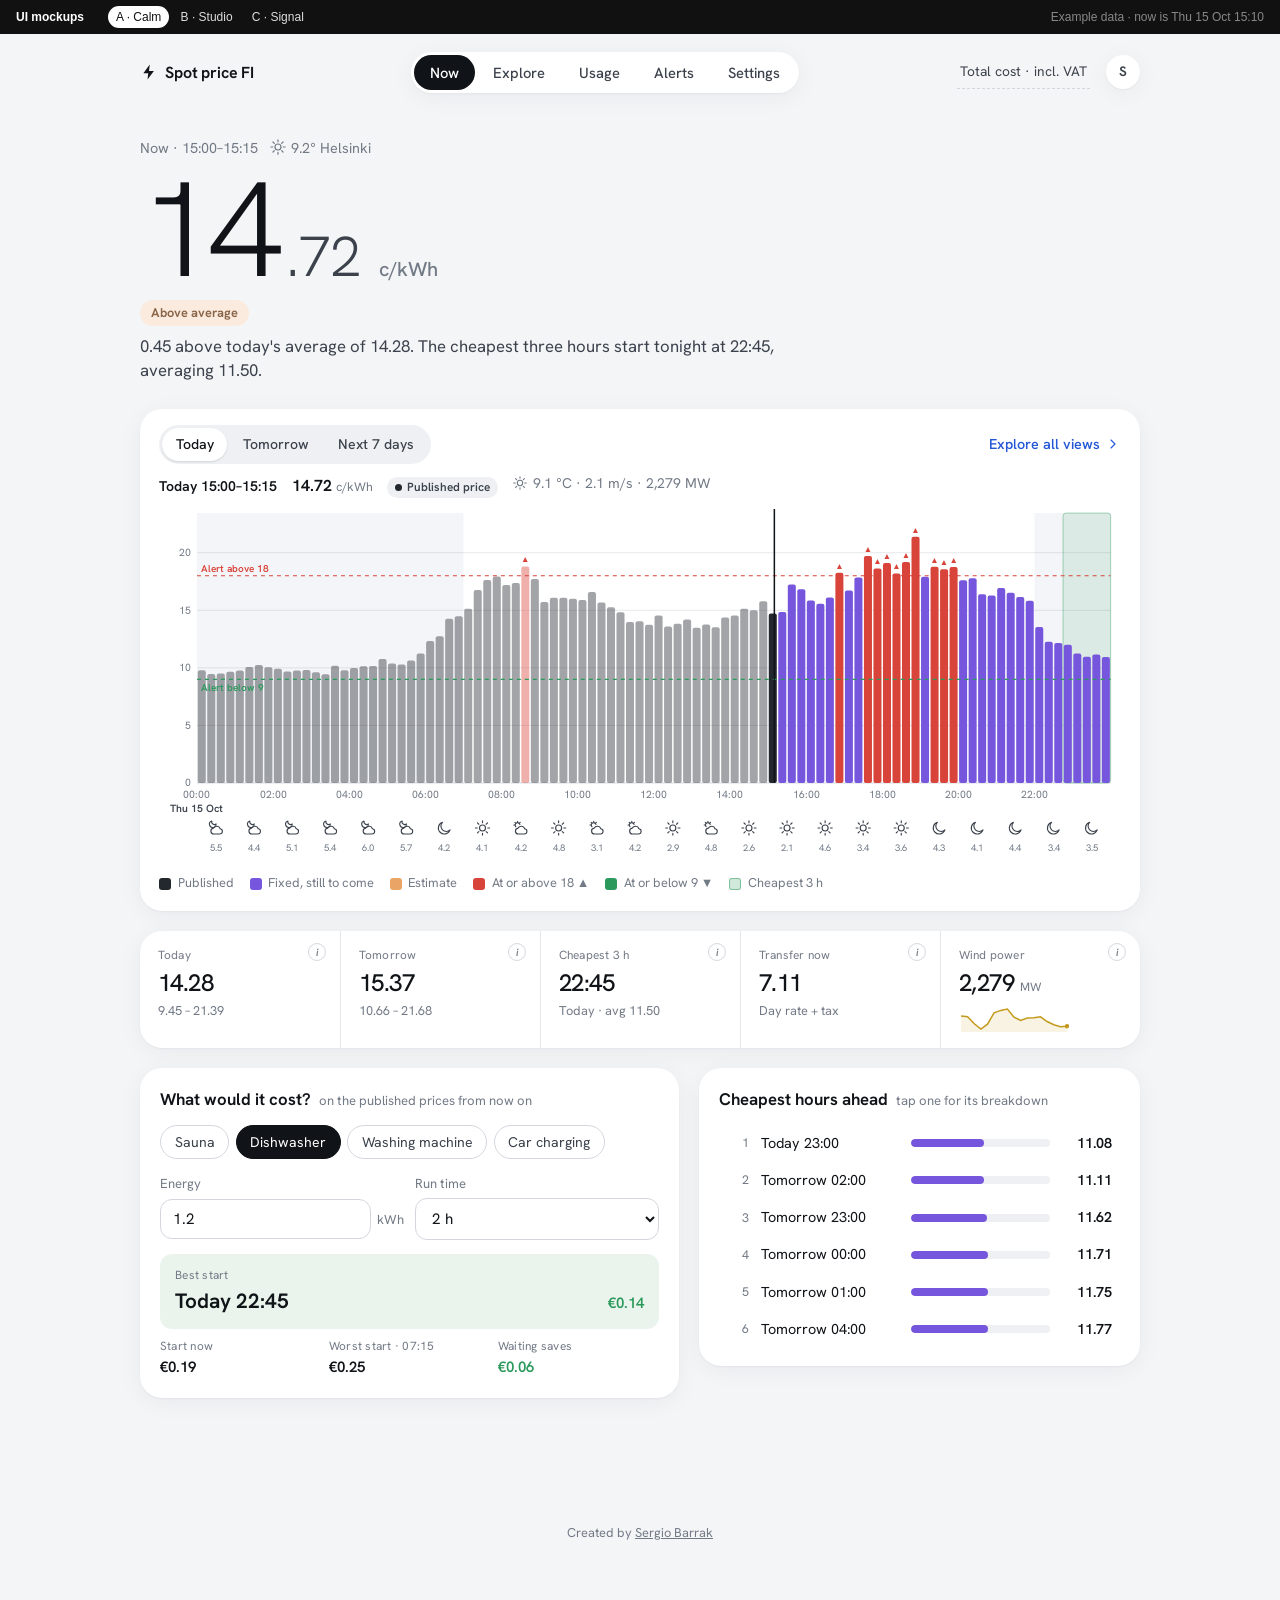
<file: mockups/a-calm.html>
<!doctype html>
<html lang="en">
<head>
<meta charset="utf-8">
<meta name="viewport" content="width=device-width, initial-scale=1, viewport-fit=cover">
<title>A · Calm — Electricity Finland</title>
<link rel="preconnect" href="https://fonts.googleapis.com"><link rel="preconnect" href="https://fonts.gstatic.com" crossorigin>
<link rel="stylesheet" href="https://fonts.googleapis.com/css2?family=Hanken+Grotesk:wght@300;400;500;600;700&display=swap">
<link rel="stylesheet" href="kit.css">
<style>
/* A · Calm — one quiet column. The price now is the hero, everything else is one tap away.
   Layout: centred column (max 1040px), segmented navigation on top for tablet/desktop, a tab bar on the phone. */
:root{
  --bg:#f4f5f7;--surface:#ffffff;--surface-2:#eef0f3;--ink:#101317;--ink-2:#3b424c;--muted:#727a86;--line:#e6e8ec;--line-2:#d3d7dd;
  --accent:#2457d6;--on-accent:#fff;--focus:#2457d6;
  --past:#23272e;--fixed:#7656dc;--est:#e9a466;--hi:#d8433a;--lo:#2b9a5c;--heat:#23272e;--avg:#caa021;--wind:#c49a1c;--warm:#d8433a;--cold:#2457d6;--band:#2b9a5c;
  --radius:22px;--radius-s:12px;--shadow:0 1px 2px rgba(17,24,39,.04),0 4px 24px rgba(17,24,39,.05);
  --font-ui:"Hanken Grotesk",-apple-system,BlinkMacSystemFont,"Segoe UI",sans-serif;--font-num:"Hanken Grotesk",-apple-system,sans-serif;
}
@media (prefers-color-scheme:dark){:root:not([data-theme="light"]){
  --bg:#0c0e11;--surface:#15181d;--surface-2:#1e2228;--ink:#eef1f4;--ink-2:#c3c9d1;--muted:#8a929d;--line:#23272e;--line-2:#323841;
  --accent:#6b93ff;--on-accent:#0c0e11;--focus:#6b93ff;--past:#dfe3e8;--fixed:#a58cff;--est:#f0b27a;--hi:#ff6a5e;--lo:#47c487;--heat:#dfe3e8;--avg:#e3bb3b;--wind:#e0b83a;--warm:#ff6a5e;--cold:#6b93ff;--band:#47c487;--night:rgba(140,160,255,.05);
  --shadow:none;color-scheme:dark}}
:root[data-theme="dark"]{
  --bg:#0c0e11;--surface:#15181d;--surface-2:#1e2228;--ink:#eef1f4;--ink-2:#c3c9d1;--muted:#8a929d;--line:#23272e;--line-2:#323841;
  --accent:#6b93ff;--on-accent:#0c0e11;--focus:#6b93ff;--past:#dfe3e8;--fixed:#a58cff;--est:#f0b27a;--hi:#ff6a5e;--lo:#47c487;--heat:#dfe3e8;--avg:#e3bb3b;--wind:#e0b83a;--warm:#ff6a5e;--cold:#6b93ff;--band:#47c487;--night:rgba(140,160,255,.05);
  --shadow:none;color-scheme:dark}

.wrap{max-width:1040px;margin:0 auto;padding-inline:max(20px,env(safe-area-inset-left,0px)) max(20px,env(safe-area-inset-right,0px))}
.top{display:flex;align-items:center;gap:1rem;padding-block:1.1rem .4rem}
.brand{font-weight:650;letter-spacing:-.01em;display:flex;gap:.45rem;align-items:center;font-size:1rem}
.brand svg{width:18px;height:18px;fill:var(--ink)}
.topnav{margin-inline:auto}
.topnav .seg{background:var(--surface);box-shadow:var(--shadow)}
.topnav a{display:inline-flex;align-items:center;border-radius:999px;padding:.42rem 1rem;color:var(--ink-2);text-decoration:none;font-weight:500;font-size:.92rem}
.topnav a[aria-current="page"]{background:var(--ink);color:var(--surface)}
.basis-pill{border:0;background:transparent;color:var(--ink-2);font:inherit;font-size:.86rem;padding:.4rem .2rem;cursor:pointer;border-bottom:1px dashed var(--line-2)}
.me{width:34px;height:34px;border-radius:50%;display:grid;place-items:center;background:var(--surface);box-shadow:var(--shadow);color:var(--ink-2);text-decoration:none;font-weight:650;font-size:.85rem}
main{padding-block:1rem calc(110px + env(safe-area-inset-bottom,0px))}
.page{display:grid;gap:1.25rem}
.ph{margin:.6rem 0 .2rem;font-size:clamp(1.7rem,4vw,2.3rem);font-weight:600;letter-spacing:-.025em}

/* hero */
.hero{display:grid;gap:.2rem;padding:1.4rem 0 .4rem}
.eyebrow{font-size:.9rem;color:var(--muted);display:flex;flex-wrap:wrap;gap:.2rem .7rem;align-items:center}
.eyebrow .wxi{width:18px;height:18px}
.big{font-size:clamp(4.8rem,17vw,8.4rem);font-weight:300;letter-spacing:-.055em;line-height:.95;margin:.3rem 0 .2rem;display:flex;align-items:baseline;gap:.08em}
.big .dec{font-size:.42em;letter-spacing:-.02em;color:var(--ink-2)}
.big .u{font-size:.15em;letter-spacing:0;font-weight:500;color:var(--muted);margin-left:.4em}
.state{display:flex;flex-wrap:wrap;gap:.5rem .8rem;align-items:center;max-width:46rem}
.state .chip-s{font-size:.8rem;font-weight:650;padding:.22rem .7rem;border-radius:999px;background:color-mix(in oklab,var(--lo) 14%,var(--surface));color:var(--lo)}
.state .chip-s.warn{background:color-mix(in oklab,var(--est) 22%,var(--surface));color:color-mix(in oklab,var(--est) 60%,var(--ink))}
.state .chip-s.hi{background:color-mix(in oklab,var(--hi) 14%,var(--surface));color:var(--hi)}
.state p{margin:0;color:var(--ink-2);font-size:1.05rem;line-height:1.45;text-wrap:pretty}

/* the day chart */
.daycard{background:var(--surface);border-radius:var(--radius);box-shadow:var(--shadow);padding:1rem 1.2rem 1.1rem;min-width:0}
.daycard .hd{display:flex;flex-wrap:wrap;gap:.6rem;align-items:center;justify-content:space-between}
.daycard .readout{padding-top:.6rem}
.more{display:inline-flex;gap:.3rem;align-items:center;color:var(--accent);text-decoration:none;font-weight:550;font-size:.9rem}
.more .ico{width:16px;height:16px}

/* facts */
.facts{display:grid;grid-template-columns:repeat(5,1fr);gap:0;background:var(--surface);border-radius:var(--radius);box-shadow:var(--shadow)}
.fact{padding:1rem 1.1rem;display:grid;gap:.12rem;align-content:start;border-left:1px solid var(--line);min-width:0;position:relative;background:none;border-top:0;border-right:0;border-bottom:0;text-align:left;color:inherit;font:inherit}
.fact:first-child{border-left:0}
.fact b{font-size:1.5rem;font-weight:500;letter-spacing:-.02em}
.fact b small{font-size:.75rem;color:var(--muted);font-weight:400;letter-spacing:0}
.fact .sub{font-size:.8rem;color:var(--muted)}
.fact .spark{color:var(--wind);margin-top:.2rem}
.fact[data-info]{cursor:pointer}
.fact[data-info]::after{content:"i";position:absolute;top:.8rem;right:.9rem;width:16px;height:16px;border-radius:50%;border:1px solid var(--line-2);font-size:.65rem;display:grid;place-items:center;color:var(--muted);font-style:italic;font-weight:600}

.two{display:grid;grid-template-columns:1.1fr .9fr;gap:1.25rem;align-items:start}
.card{background:var(--surface);border-radius:var(--radius);box-shadow:var(--shadow);padding:1.2rem 1.25rem;min-width:0}
.card h2{margin:0 0 .9rem;font-size:1.05rem;font-weight:650;display:flex;gap:.5rem;align-items:baseline;flex-wrap:wrap}
.card h2 small{font-weight:400;color:var(--muted);font-size:.82rem}
.coming{display:grid;gap:.15rem}
.coming .ladder li{grid-template-columns:1.4rem minmax(6.5rem,1fr) 1fr 3.2rem}

/* phone tab bar */
.tabbar{display:none}
@media (max-width:759px){
  .topnav{display:none}
  .top{padding-block:.9rem .2rem}
  .tabbar{display:flex;position:fixed;left:0;right:0;bottom:0;z-index:20;background:color-mix(in oklab,var(--surface) 86%,transparent);backdrop-filter:saturate(1.4) blur(18px);-webkit-backdrop-filter:saturate(1.4) blur(18px);border-top:1px solid var(--line);padding:6px max(8px,env(safe-area-inset-right,0px)) calc(6px + env(safe-area-inset-bottom,0px)) max(8px,env(safe-area-inset-left,0px))}
  .tabbar a{flex:1;display:grid;justify-items:center;gap:2px;padding:4px 0;color:var(--muted);text-decoration:none;font-size:.68rem;font-weight:550}
  .tabbar a .ico{width:23px;height:23px}
  .tabbar a[aria-current="page"]{color:var(--accent)}
  .facts{grid-template-columns:1fr 1fr}
  .fact{border-left:0;border-top:1px solid var(--line)}
  .fact:nth-child(-n+2){border-top:0}
  .fact:nth-child(even){border-left:1px solid var(--line)}
  .fact:last-child{grid-column:1/-1;border-left:0}
  .two{grid-template-columns:1fr}
  .daycard{padding:.9rem .9rem 1rem;border-radius:18px}
}
@media (min-width:760px) and (max-width:1000px){.facts{grid-template-columns:repeat(3,1fr)}.fact:nth-child(4){border-left:0}.fact:nth-child(n+4){border-top:1px solid var(--line)}.two{grid-template-columns:1fr}}
</style>
</head>
<body>
<header class="wrap top">
  <span class="brand"><svg viewBox="0 0 24 24" aria-hidden="true"><path d="M13 2L4.5 13.5H11L10 22l8.5-11.5H12L13 2z"/></svg>Spot price FI</span>
  <nav class="topnav" aria-label="Sections"><div class="seg" id="topnav"></div></nav>
  <span id="basisSlot"></span>
  <a class="me" href="#settings" aria-label="Account and settings">S</a>
</header>

<main class="wrap">
  <!-- NOW -->
  <section class="page" data-page="now" hidden>
    <div class="hero">
      <div class="eyebrow" id="eyebrow"></div>
      <div class="big num" id="big"></div>
      <div class="state" id="state"></div>
    </div>
    <div class="daycard">
      <div class="hd"><div class="seg" role="group" aria-label="Day" id="day"><button type="button" data-d="0" aria-pressed="true">Today</button><button type="button" data-d="1" aria-pressed="false">Tomorrow</button><button type="button" data-d="w" aria-pressed="false">Next 7 days</button></div>
        <a class="more" href="#explore">Explore all views <span class="ico-wrap"></span></a></div>
      <div class="readout" id="ro" aria-live="polite"></div>
      <div id="dayChart"></div>
      <div id="dayLegend"></div>
    </div>
    <div class="facts" id="facts"></div>
    <div class="two">
      <div class="card"><h2>What would it cost? <small>on the published prices from now on</small></h2><div id="planner"></div></div>
      <div class="card"><h2>Cheapest hours ahead <small>tap one for its breakdown</small></h2><div class="coming" id="coming"></div></div>
    </div>
  </section>
  <section class="page" data-page="explore" hidden><h1 class="ph">Explore</h1><div class="mount"></div></section>
  <section class="page" data-page="usage" hidden><h1 class="ph">Your usage</h1><div class="mount"></div></section>
  <section class="page" data-page="alerts" hidden><h1 class="ph">Alerts</h1><div class="mount"></div></section>
  <section class="page" data-page="settings" hidden><h1 class="ph">Settings</h1><div class="mount"></div></section>
</main>
<nav class="tabbar" aria-label="Sections" id="tabbar"></nav>

<script src="kit.js"></script>
<script>
(() => {
const { $, $$, DAY, TODAY, NOW } = EF;
EF.review('a-calm');
$('#topnav').innerHTML = EF.NAV.map(([k, n]) => `<a href="#${k}" data-nav="${k}">${n}</a>`).join('');
$('#tabbar').innerHTML = EF.NAV.map(([k, n]) => `<a href="#${k}" data-nav="${k}">${EF.ICON[k]}${n}</a>`).join('');
$('#basisSlot').innerHTML = EF.basisPill();
$('.more .ico-wrap').outerHTML = EF.ICON.chev;

let day = '0';
const INFO = {
  today: "Average of today's prices; the small numbers are the lowest and highest.",
  tomorrow: 'Nord Pool publishes tomorrow around 14:00 Finnish time.',
  cheap: 'Start of the cheapest 3-hour block in the published prices from now on. Good for laundry, dishwasher or car charging.',
  wind: 'Wind power production in Finland right now. More wind usually means cheaper electricity.',
  transfer: 'Your transfer fee for this hour (day or night rate) plus electricity tax, from Settings → Costs.',
};
function renderNow() {
  const ins = EF.insight(), c = ins.c, w = EF.wx(NOW - EF.H, NOW + EF.H);
  $('#eyebrow').innerHTML = `<span>Now · ${EF.hm(c.t)}–${EF.hm(c.end)}</span><span>${EF.icon(w.icon)} ${EF.f1(w.temp)}° ${EF.S.place}</span>`;
  const [i, d] = EF.f2(c.v).split('.');
  $('#big').innerHTML = `${i}<span class="dec">.${d}</span><span class="u">c/kWh</span>`;
  $('#state').innerHTML = `<span class="chip-s ${ins.tone}">${ins.state}</span><p>${ins.sentence}</p>`;
  const td = ins.td, tm = ins.tm, tr = EF.value(c.t, c.spot, 'transfer', EF.state.vat), wn = EF.windNow();
  const sp = EF.agg(NOW - 2 * DAY, NOW, 3 * EF.H).map(b => EF.hourly(EF.wind, b.t, b.end));
  $('#facts').innerHTML = `
    <button class="fact" data-info="today"><span class="lbl">Today</span><b class="num">${EF.f2(td.avg)}</b><span class="sub num">${EF.f2(td.lo)} – ${EF.f2(td.hi)}</span></button>
    <button class="fact" data-info="tomorrow"><span class="lbl">Tomorrow</span><b class="num">${EF.f2(tm.avg)}</b><span class="sub num">${EF.f2(tm.lo)} – ${EF.f2(tm.hi)}</span></button>
    <button class="fact" data-info="cheap"><span class="lbl">Cheapest 3 h</span><b class="num">${EF.hm(ins.ch.t)}</b><span class="sub">${EF.rel(ins.ch.t)} · avg ${EF.f2(ins.ch.avg)}</span></button>
    <button class="fact" data-info="transfer"><span class="lbl">Transfer now</span><b class="num">${EF.f2(tr)}</b><span class="sub">${EF.parts(c.t, c.spot).night ? 'Night' : 'Day'} rate + tax</span></button>
    <button class="fact" data-info="wind"><span class="lbl">Wind power</span><b class="num">${EF.int(wn)} <small>MW</small></b>${EF.spark(sp, 110, 26)}</button>`;
  drawDay();
  EF.ladder($('#coming'), { onPick: EF.showBreakdown });
  $$('#coming li').forEach((li, k) => li.hidden = k >= 6);
}
function drawDay() {
  const r = day === 'w' ? { from: TODAY, to: TODAY + 7 * DAY } : { from: TODAY + +day * DAY, to: TODAY + (+day + 1) * DAY };
  const ro = $('#ro'), cur = () => { ro.innerHTML = EF.readout(EF.nowBucket()); };
  cur();
  EF.bars($('#dayChart'), { ...r, height: innerWidth < 760 ? 210 : 270, days: day === 'w', layers: { wind: false, temp: false, wx: true }, avg: false,
    onHover: b => ro.innerHTML = EF.readout(b), onLeave: cur, onPick: EF.showBreakdown });
  $('#dayLegend').innerHTML = EF.legend();
}
$('#day').onclick = e => { const b = e.target.closest('[data-d]'); if (!b) return; day = b.dataset.d; $$('#day button').forEach(x => x.setAttribute('aria-pressed', x === b)); drawDay(); };
$('#facts').onclick = e => { const f = e.target.closest('[data-info]'); if (f) EF.sheet(f.querySelector('.lbl').textContent, `<p>${INFO[f.dataset.info]}</p>`); };

const mounted = {};
const mount = {
  now: () => { renderNow(); EF.planner($('#planner')); EF.on('change', p => (p.mode !== undefined || p.vat !== undefined || p.costs || p.theme) && renderNow()); },
  explore: () => EF.explore($('[data-page="explore"] .mount'), { layout: 'chips' }),
  usage: () => EF.usagePage($('[data-page="usage"] .mount')),
  alerts: () => EF.alertsPage($('[data-page="alerts"] .mount')),
  settings: () => EF.settingsPage($('[data-page="settings"] .mount')),
};
EF.router(v => {
  $$('.page').forEach(p => p.hidden = p.dataset.page !== v);
  if (!mounted[v]) { mounted[v] = 1; mount[v](); } else EF.emit('change', {});
  if (v === 'now') renderNow();
  scrollTo(0, 0);
});
let rz; addEventListener('resize', () => { clearTimeout(rz); rz = setTimeout(() => !$('[data-page="now"]').hidden && drawDay(), 150); });
})();
</script>
<p class="credit">Created by <a href="https://github.com/sbarrak">Sergio Barrak</a></p>
</body>
</html>
</file>
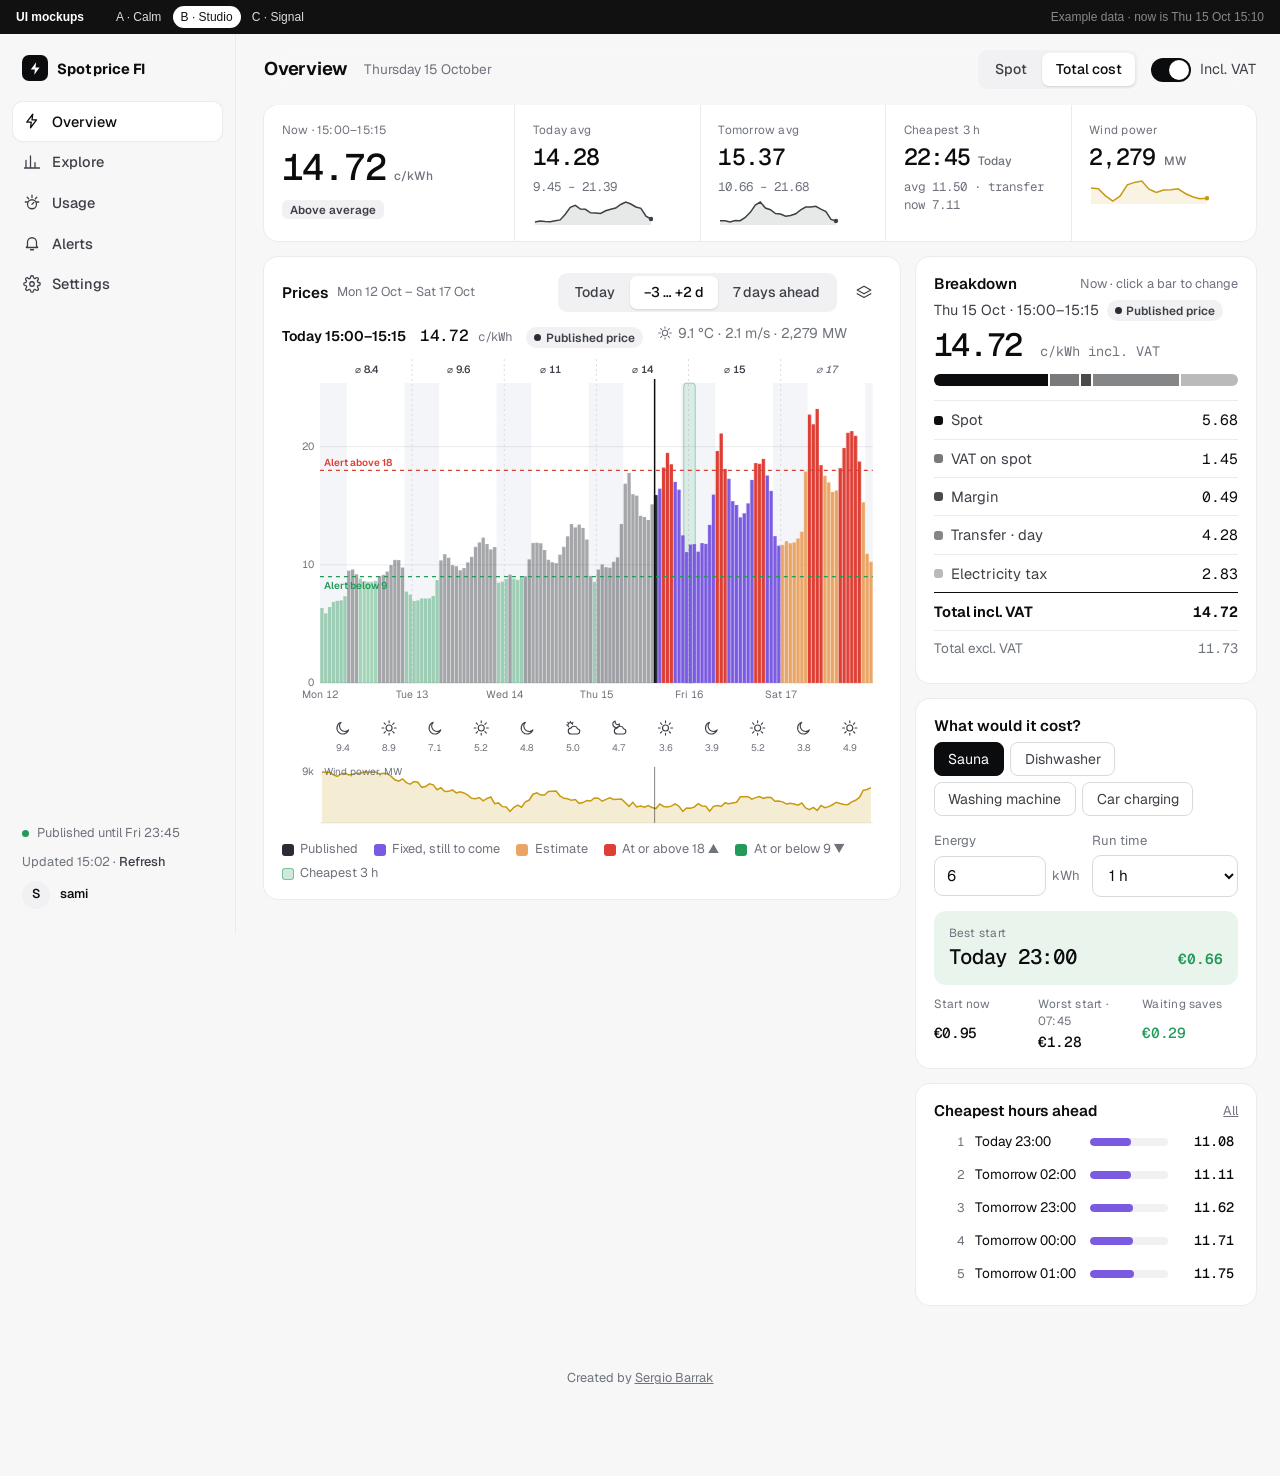
<file: mockups/b-studio.html>
<!doctype html>
<html lang="en">
<head>
<meta charset="utf-8">
<meta name="viewport" content="width=device-width, initial-scale=1, viewport-fit=cover">
<title>B · Studio — Electricity Finland</title>
<link rel="preconnect" href="https://fonts.googleapis.com"><link rel="preconnect" href="https://fonts.gstatic.com" crossorigin>
<link rel="stylesheet" href="https://fonts.googleapis.com/css2?family=Geist:wght@400;500;600;700&family=Geist+Mono:wght@400;500;600&display=swap">
<link rel="stylesheet" href="kit.css">
<style>
/* B · Studio — a workspace. Monochrome chrome so the only colour on screen is the data.
   Layout: sidebar (desktop) → icon rail (tablet) → tab bar (phone); Overview = KPI strip, chart + inspector. */
:root{
  --bg:#f7f7f8;--surface:#ffffff;--surface-2:#f1f1f3;--ink:#0b0c0e;--ink-2:#3d4047;--muted:#6f737c;--line:#ebebee;--line-2:#d9dadf;
  --accent:#0b0c0e;--on-accent:#fff;--focus:#2f6fe4;
  --past:#2a2d33;--fixed:#7a5ae0;--est:#eaa565;--hi:#de3f35;--lo:#249a59;--heat:#2a2d33;--avg:#d2a516;--wind:#c79a10;--warm:#de3f35;--cold:#2f6fe4;--band:#249a59;
  --radius:14px;--radius-s:9px;--shadow:0 0 0 1px var(--line);
  --font-ui:"Geist",-apple-system,BlinkMacSystemFont,"Segoe UI",sans-serif;--font-num:"Geist Mono",ui-monospace,SFMono-Regular,Menlo,monospace;
}
@media (prefers-color-scheme:dark){:root:not([data-theme="light"]){
  --bg:#09090b;--surface:#111114;--surface-2:#1a1a1f;--ink:#f4f4f5;--ink-2:#c6c7cc;--muted:#878a93;--line:#212127;--line-2:#2e2e36;
  --accent:#f4f4f5;--on-accent:#09090b;--focus:#7aa2ff;--past:#e1e2e6;--fixed:#a58bff;--est:#f2b277;--hi:#ff655b;--lo:#3ccc85;--heat:#e1e2e6;--avg:#e8bd35;--wind:#e4bb35;--warm:#ff655b;--cold:#7aa2ff;--band:#3ccc85;--night:rgba(140,160,255,.05);color-scheme:dark}}
:root[data-theme="dark"]{
  --bg:#09090b;--surface:#111114;--surface-2:#1a1a1f;--ink:#f4f4f5;--ink-2:#c6c7cc;--muted:#878a93;--line:#212127;--line-2:#2e2e36;
  --accent:#f4f4f5;--on-accent:#09090b;--focus:#7aa2ff;--past:#e1e2e6;--fixed:#a58bff;--est:#f2b277;--hi:#ff655b;--lo:#3ccc85;--heat:#e1e2e6;--avg:#e8bd35;--wind:#e4bb35;--warm:#ff655b;--cold:#7aa2ff;--band:#3ccc85;--night:rgba(140,160,255,.05);color-scheme:dark}
body{font-size:14.5px}
.app{display:grid;grid-template-columns:236px minmax(0,1fr);min-height:calc(100vh - 30px)}
/* sidebar */
.side{position:sticky;top:0;height:100vh;display:flex;flex-direction:column;gap:.2rem;padding:1rem .8rem;border-right:1px solid var(--line);background:var(--bg)}
.brand{display:flex;align-items:center;gap:.55rem;font-weight:650;padding:.3rem .6rem 1.1rem;letter-spacing:-.01em}
.brand .mark{width:26px;height:26px;border-radius:7px;background:var(--ink);display:grid;place-items:center}
.brand .mark svg{width:15px;height:15px;fill:var(--surface)}
.side a{display:flex;align-items:center;gap:.7rem;padding:.55rem .65rem;border-radius:9px;color:var(--ink-2);text-decoration:none;font-weight:500}
.side a:hover{background:var(--surface-2)}
.side a[aria-current="page"]{background:var(--surface);color:var(--ink);box-shadow:0 0 0 1px var(--line),0 1px 2px rgba(0,0,0,.04)}
.side .foot{margin-top:auto;display:grid;gap:.6rem;padding:.6rem;font-size:.8rem;color:var(--muted)}
.side .foot .live{display:flex;gap:.5rem;align-items:center}
.side .foot .live i{width:7px;height:7px;border-radius:50%;background:var(--lo)}
.side .who{display:flex;gap:.6rem;align-items:center;color:var(--ink);font-weight:550}
.side .who span{width:28px;height:28px;border-radius:50%;background:var(--surface-2);display:grid;place-items:center;font-size:.8rem}
/* main */
.main{min-width:0;padding:0 max(24px,env(safe-area-inset-right,0px)) 3rem 28px}
.bar{display:flex;align-items:center;gap:1rem;padding:1rem 0;position:sticky;top:0;z-index:10;background:color-mix(in oklab,var(--bg) 88%,transparent);backdrop-filter:blur(12px);-webkit-backdrop-filter:blur(12px)}
.bar h1{margin:0;font-size:1.15rem;font-weight:650;letter-spacing:-.01em}
.bar .crumb{color:var(--muted);font-size:.85rem}
.bar .basis-pill{display:none}
.page{display:grid;gap:1rem;max-width:1440px}
/* KPI strip */
.kpis{display:grid;grid-template-columns:1.35fr repeat(4,1fr);background:var(--surface);border-radius:var(--radius);box-shadow:var(--shadow);overflow:hidden}
.kpi{padding:1rem 1.1rem;border-left:1px solid var(--line);display:grid;gap:.2rem;align-content:start;min-width:0}
.kpi:first-child{border-left:0}
.kpi .v{font-family:var(--font-num);font-size:1.45rem;font-weight:500;letter-spacing:-.03em;display:flex;gap:.5rem;align-items:baseline}
.kpi .v small{font-family:var(--font-ui);font-size:.75rem;color:var(--muted);letter-spacing:0}
.kpi .s{font-size:.78rem;color:var(--muted);font-family:var(--font-num)}
.kpi.now .v{font-size:2.3rem}
.kpi .spark{color:var(--ink-2)}
.kpi.wind .spark{color:var(--wind)}
.badge{font-family:var(--font-ui);font-size:.72rem;font-weight:600;padding:.12rem .5rem;border-radius:6px;background:var(--surface-2);color:var(--ink-2);letter-spacing:0}
.badge.hi{background:color-mix(in oklab,var(--hi) 14%,var(--surface));color:var(--hi)}.badge.lo,.badge.good{background:color-mix(in oklab,var(--lo) 14%,var(--surface));color:var(--lo)}
/* overview grid */
.ov{display:grid;grid-template-columns:minmax(0,1fr) 340px;gap:1rem;align-items:start}
.panel{background:var(--surface);border-radius:var(--radius);box-shadow:var(--shadow);padding:1rem 1.1rem;min-width:0}
.panel h2{margin:0;font-size:.95rem;font-weight:600}
.panel .ph{display:flex;flex-wrap:wrap;gap:.6rem;align-items:center;margin-bottom:.3rem}
.panel .ph .sp{flex:1}
.panel .sub{color:var(--muted);font-size:.8rem}
.insp{display:grid;gap:1rem;position:sticky;top:72px}
.insp .bd-total{font-family:var(--font-num);font-size:2rem;font-weight:500;letter-spacing:-.04em}
.coming .ladder li{grid-template-columns:1.6rem minmax(6.5rem,1fr) 1fr 3.4rem;padding:.35rem .3rem;font-size:.85rem}
.coming .ladder b{font-family:var(--font-num);font-weight:500}
.pl-best b,.pl-cmp b,.readout .ro-p,.u-kpis b,.bd-total{font-family:var(--font-num);font-weight:500;letter-spacing:-.02em}
.btn{border-radius:9px}.seg{border-radius:9px}.seg button{border-radius:7px}.chip{border-radius:8px}.lenses button{border-radius:9px}
.group{box-shadow:var(--shadow)}
.tabbar,.mtop{display:none}
/* tablet: icon rail */
@media (max-width:1180px){
  .ov{grid-template-columns:1fr}
  .insp{position:static;grid-template-columns:1fr 1fr}
  .kpis{grid-template-columns:repeat(3,1fr)}
  .kpi:nth-child(4){border-left:0}.kpi:nth-child(n+4){border-top:1px solid var(--line)}
  .kpi.now{grid-row:span 2}
  .kpi:nth-child(4){border-left:1px solid var(--line)}
}
@media (max-width:1023px) and (min-width:760px){
  .app{grid-template-columns:68px minmax(0,1fr)}
  .side{padding:1rem .6rem;align-items:center}
  .side .brand{padding:.3rem 0 1rem}.side .brand b,.side a span,.side .foot{display:none}
  .side a{padding:.65rem}
}
/* phone: top bar + tab bar */
@media (max-width:759px){
  .app{display:block}
  .side{display:none}
  .main{padding:0 max(16px,env(safe-area-inset-right,0px)) calc(96px + env(safe-area-inset-bottom,0px)) max(16px,env(safe-area-inset-left,0px))}
  .bar{padding:.8rem 0}
  .bar .basis{display:none}.bar .basis-pill{display:inline-block;margin-left:auto;border:1px solid var(--line-2);background:var(--surface);border-radius:8px;padding:.35rem .6rem;font:inherit;font-size:.8rem;color:var(--ink-2)}
  .bar .crumb{display:none}
  .kpis{grid-template-columns:1fr 1fr}
  .kpi{border-left:0;border-top:1px solid var(--line)}
  .kpi.now{grid-column:1/-1;grid-row:auto;border-top:0}
  .kpi:nth-child(odd):not(.now){border-left:1px solid var(--line)}
  .insp{grid-template-columns:1fr}
  .tabbar{display:flex;position:fixed;left:0;right:0;bottom:0;z-index:20;background:color-mix(in oklab,var(--surface) 88%,transparent);backdrop-filter:blur(16px);-webkit-backdrop-filter:blur(16px);border-top:1px solid var(--line);padding:6px max(8px,env(safe-area-inset-right,0px)) calc(6px + env(safe-area-inset-bottom,0px)) max(8px,env(safe-area-inset-left,0px))}
  .tabbar a{flex:1;display:grid;justify-items:center;gap:2px;padding:4px 0;color:var(--muted);text-decoration:none;font-size:.68rem;font-weight:500}
  .tabbar a .ico{width:22px;height:22px}
  .tabbar a[aria-current="page"]{color:var(--ink)}
}
</style>
</head>
<body>
<div class="app">
  <aside class="side" aria-label="Sections">
    <div class="brand"><span class="mark"><svg viewBox="0 0 24 24" aria-hidden="true"><path d="M13 2L4.5 13.5H11L10 22l8.5-11.5H12L13 2z"/></svg></span><b>Spot price FI</b></div>
    <nav id="sidenav" style="display:grid;gap:2px;width:100%"></nav>
    <div class="foot">
      <span class="live"><i></i>Published until Fri 23:45</span>
      <span>Updated 15:02 · <a href="#settings" style="padding:0;display:inline;color:var(--ink-2)">Refresh</a></span>
      <span class="who"><span>S</span>sami</span>
    </div>
  </aside>
  <div class="main">
    <div class="bar"><h1 id="title">Overview</h1><span class="crumb" id="crumb"></span><span class="sp"></span><span id="basisSlot"></span></div>

    <section class="page" data-page="now" hidden>
      <div class="kpis" id="kpis"></div>
      <div class="ov">
        <div class="panel">
          <div class="ph"><h2>Prices</h2><span class="sub" id="chSub"></span><span class="sp"></span>
            <div class="seg" role="group" aria-label="Period" id="ovP"><button type="button" data-r="1" aria-pressed="false">Today</button><button type="button" data-r="3d" aria-pressed="true">−3 … +2 d</button><button type="button" data-r="7" aria-pressed="false">7 days ahead</button></div>
            <button class="icon-btn" data-act="layers" aria-label="Layers"></button></div>
          <div class="readout" id="ro" aria-live="polite"></div>
          <div id="ovChart"></div>
          <div id="ovLegend"></div>
        </div>
        <aside class="insp">
          <div class="panel"><div class="ph"><h2>Breakdown</h2><span class="sp"></span><span class="sub" id="selNote">Now · click a bar to change</span></div><div id="bd"></div></div>
          <div class="panel"><div class="ph"><h2>What would it cost?</h2></div><div id="planner"></div></div>
          <div class="panel coming"><div class="ph"><h2>Cheapest hours ahead</h2><span class="sp"></span><a class="sub" href="#explore" data-lens="ladder">All</a></div><div id="coming"></div></div>
        </aside>
      </div>
    </section>
    <section class="page" data-page="explore" hidden><div class="mount"></div></section>
    <section class="page" data-page="usage" hidden><div class="mount"></div></section>
    <section class="page" data-page="alerts" hidden><div class="mount" style="max-width:820px"></div></section>
    <section class="page" data-page="settings" hidden><div class="mount"></div></section>
  </div>
</div>
<nav class="tabbar" id="tabbar" aria-label="Sections"></nav>

<script src="kit.js"></script>
<script>
(() => {
const { $, $$, DAY, TODAY, NOW, H } = EF;
EF.review('b-studio');
const TITLES = { now: ['Overview', 'Thursday 15 October'], explore: ['Explore', 'Every view of the prices'], usage: ['Usage', 'Your consumption and what it cost'], alerts: ['Alerts', 'Limits, messages and recipients'], settings: ['Settings', 'Costs, weather, appearance and users'] };
$('#sidenav').innerHTML = EF.NAV.map(([k, n]) => `<a href="#${k}" data-nav="${k}" title="${n}">${EF.ICON[k]}<span>${n === 'Now' ? 'Overview' : n}</span></a>`).join('');
$('#tabbar').innerHTML = EF.NAV.map(([k, n]) => `<a href="#${k}" data-nav="${k}">${EF.ICON[k]}${n === 'Now' ? 'Overview' : n}</a>`).join('');
$('#basisSlot').innerHTML = EF.basisControl() + EF.basisPill();
$('[data-act="layers"]').innerHTML = EF.ICON.layers;

let range = '3d', sel = null;
const rangeOf = () => range === '1' ? { from: TODAY, to: TODAY + DAY } : range === '7' ? { from: TODAY, to: TODAY + 7 * DAY } : { from: TODAY - 3 * DAY, to: TODAY + 3 * DAY };
function kpis() {
  const ins = EF.insight(), c = ins.c, tr = EF.value(c.t, c.spot, 'transfer', EF.state.vat);
  const sp = (a, b, s) => EF.spark(EF.agg(a, b, s).map(x => x.avg), 120, 26);
  const windSp = EF.spark(EF.agg(NOW - 2 * DAY, NOW, 3 * H).map(b => EF.hourly(EF.wind, b.t, b.end)), 120, 26);
  const cls = c.state || (ins.tone === 'good' ? 'good' : '');
  $('#kpis').innerHTML = `
    <div class="kpi now"><span class="lbl">Now · ${EF.hm(c.t)}–${EF.hm(c.end)}</span><span class="v">${EF.f2(c.v)}<small>c/kWh</small></span><span><span class="badge ${cls}">${ins.state}</span></span></div>
    <div class="kpi"><span class="lbl">Today avg</span><span class="v">${EF.f2(ins.td.avg)}</span><span class="s">${EF.f2(ins.td.lo)} – ${EF.f2(ins.td.hi)}</span>${sp(TODAY, TODAY + DAY, H)}</div>
    <div class="kpi"><span class="lbl">Tomorrow avg</span><span class="v">${EF.f2(ins.tm.avg)}</span><span class="s">${EF.f2(ins.tm.lo)} – ${EF.f2(ins.tm.hi)}</span>${sp(TODAY + DAY, TODAY + 2 * DAY, H)}</div>
    <div class="kpi"><span class="lbl">Cheapest 3 h</span><span class="v">${EF.hm(ins.ch.t)}<small>${EF.rel(ins.ch.t)}</small></span><span class="s">avg ${EF.f2(ins.ch.avg)} · transfer now ${EF.f2(tr)}</span></div>
    <div class="kpi wind"><span class="lbl">Wind power</span><span class="v">${EF.int(EF.windNow())}<small>MW</small></span>${windSp}</div>`;
}
function chart() {
  const r = rangeOf(), ro = $('#ro'), cur = () => ro.innerHTML = EF.readout(EF.nowBucket());
  $('#chSub').textContent = `${EF.dayLabel(r.from)} – ${EF.dayLabel(r.to - 1)}`;
  cur();
  EF.bars($('#ovChart'), { ...r, height: innerWidth < 760 ? 220 : 300, onHover: b => ro.innerHTML = EF.readout(b), onLeave: cur, onPick: b => { sel = b; inspect(); if (innerWidth < 1181) EF.showBreakdown(b); } });
  $('#ovLegend').innerHTML = EF.legend();
}
function inspect() {
  const b = sel || EF.nowBucket();
  $('#bd').innerHTML = EF.breakdown(b);
  $('#selNote').textContent = sel ? 'Selected · click Now to reset' : 'Now · click a bar to change';
}
$('#ovP').onclick = e => { const b = e.target.closest('[data-r]'); if (!b) return; range = b.dataset.r; $$('#ovP button').forEach(x => x.setAttribute('aria-pressed', x === b)); chart(); };
$('#selNote').onclick = () => { sel = null; inspect(); };
document.addEventListener('click', e => { const l = e.target.closest('a[data-lens]'); if (l) EF.set({ lens: l.dataset.lens }); });
function overview() { kpis(); chart(); inspect(); EF.ladder($('#coming'), { onPick: b => { sel = b; inspect(); } }); $$('#coming li').forEach((li, k) => li.hidden = k >= 5); }

const mounted = {};
const mount = {
  now: () => { EF.planner($('#planner'), { preset: 0 }); EF.on('change', p => ('mode' in p || 'vat' in p || p.costs || p.theme || 'layers' in p || 'yz' in p) && !$('[data-page="now"]').hidden && overview()); },
  explore: () => EF.explore($('[data-page="explore"] .mount'), { layout: 'rail' }),
  usage: () => EF.usagePage($('[data-page="usage"] .mount')),
  alerts: () => EF.alertsPage($('[data-page="alerts"] .mount')),
  settings: () => EF.settingsPage($('[data-page="settings"] .mount')),
};
EF.router(v => {
  $$('.page').forEach(p => p.hidden = p.dataset.page !== v);
  $('#title').textContent = TITLES[v][0]; $('#crumb').textContent = TITLES[v][1];
  if (!mounted[v]) { mounted[v] = 1; mount[v](); } else EF.emit('change', {});
  if (v === 'now') overview();
  scrollTo(0, 0);
});
let rz; addEventListener('resize', () => { clearTimeout(rz); rz = setTimeout(() => !$('[data-page="now"]').hidden && chart(), 150); });
})();
</script>
<p class="credit">Created by <a href="https://github.com/sbarrak">Sergio Barrak</a></p>
</body>
</html>
</file>
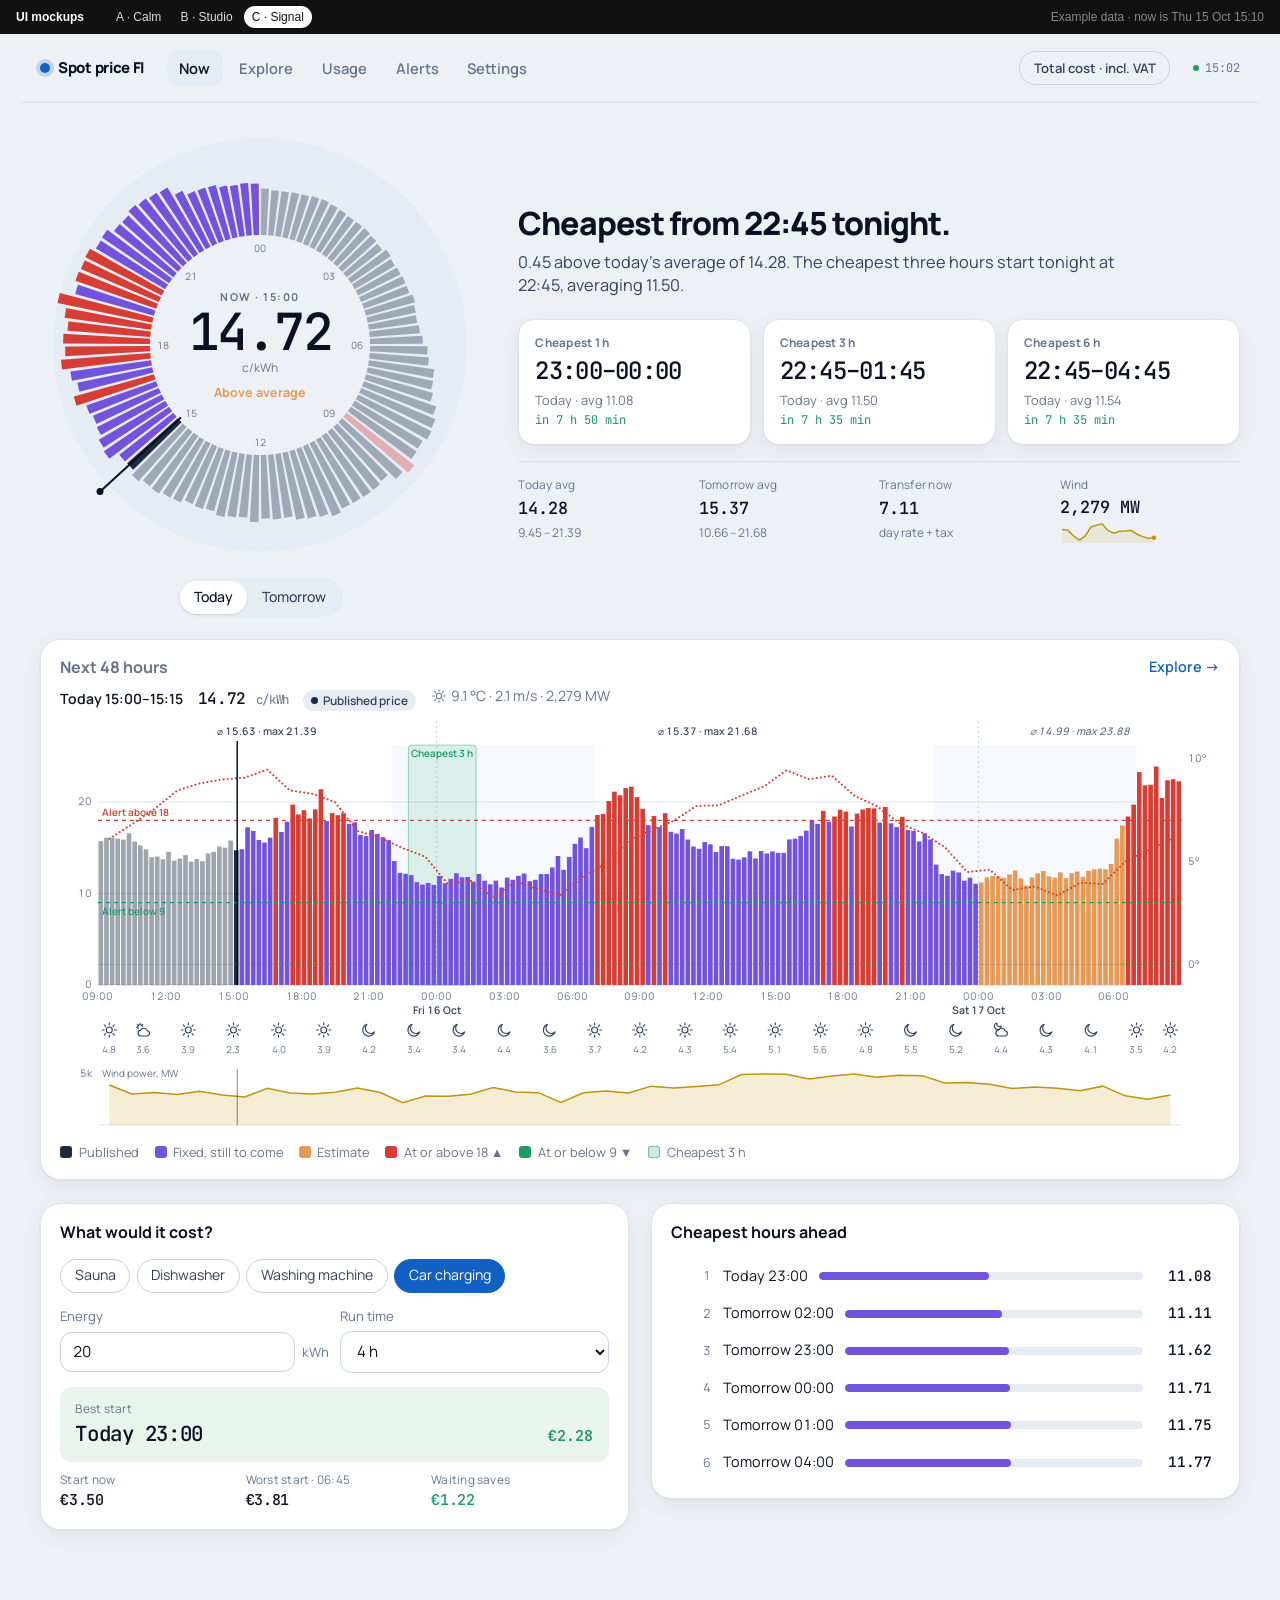
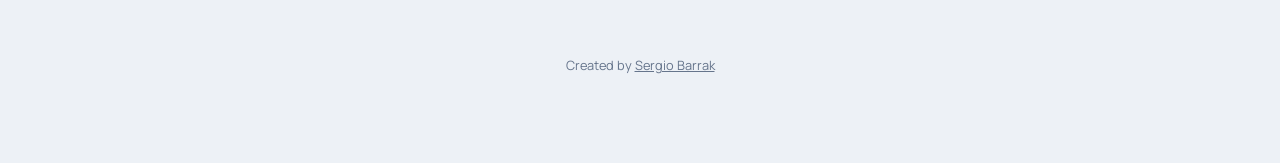
<file: mockups/c-signal.html>
<!doctype html>
<html lang="en">
<head>
<meta charset="utf-8">
<meta name="viewport" content="width=device-width, initial-scale=1, viewport-fit=cover">
<title>C · Signal — Electricity Finland</title>
<link rel="preconnect" href="https://fonts.googleapis.com"><link rel="preconnect" href="https://fonts.gstatic.com" crossorigin>
<link rel="stylesheet" href="https://fonts.googleapis.com/css2?family=Manrope:wght@400;500;600;700;800&family=JetBrains+Mono:wght@400;500;600&display=swap">
<link rel="stylesheet" href="kit.css">
<style>
/* C · Signal — an instrument for deciding when to use power. Nordic-night dark first, light on request.
   Layout: the day as a 24-hour dial (hero) beside the best windows; the coming 48 hours underneath. */
:root{
  --bg:#0a1120;--surface:#0f1a2e;--surface-2:#16233b;--ink:#e7eef9;--ink-2:#b8c4d8;--muted:#8392aa;--line:#1c2a44;--line-2:#2a3a58;
  --accent:#86c8ff;--on-accent:#06101f;--focus:#86c8ff;
  --past:#c4cfe2;--fixed:#a993ff;--est:#f3b781;--hi:#ff6b62;--lo:#43d197;--heat:#c4cfe2;--avg:#f1c84b;--wind:#e9c45a;--warm:#ff6b62;--cold:#86c8ff;--band:#43d197;--night:rgba(134,200,255,.04);
  --radius:20px;--radius-s:12px;--shadow:none;
  --font-ui:"Manrope",-apple-system,BlinkMacSystemFont,"Segoe UI",sans-serif;--font-num:"JetBrains Mono",ui-monospace,SFMono-Regular,Menlo,monospace;
  color-scheme:dark;
}
@media (prefers-color-scheme:light){:root:not([data-theme="dark"]){
  --bg:#edf1f6;--surface:#ffffff;--surface-2:#e6ecf3;--ink:#0a1120;--ink-2:#34425a;--muted:#66758c;--line:#dde4ed;--line-2:#c8d2de;
  --accent:#1360c4;--on-accent:#fff;--focus:#1360c4;--past:#1c2a42;--fixed:#7353db;--est:#e59a55;--hi:#d63e35;--lo:#1f9a63;--heat:#1c2a42;--avg:#c9a012;--wind:#bf940f;--warm:#d63e35;--cold:#1360c4;--band:#1f9a63;--night:rgba(19,96,196,.04);
  --shadow:0 1px 2px rgba(10,17,32,.05),0 6px 24px rgba(10,17,32,.05);color-scheme:light}}
:root[data-theme="light"]{
  --bg:#edf1f6;--surface:#ffffff;--surface-2:#e6ecf3;--ink:#0a1120;--ink-2:#34425a;--muted:#66758c;--line:#dde4ed;--line-2:#c8d2de;
  --accent:#1360c4;--on-accent:#fff;--focus:#1360c4;--past:#1c2a42;--fixed:#7353db;--est:#e59a55;--hi:#d63e35;--lo:#1f9a63;--heat:#1c2a42;--avg:#c9a012;--wind:#bf940f;--warm:#d63e35;--cold:#1360c4;--band:#1f9a63;--night:rgba(19,96,196,.04);
  --shadow:0 1px 2px rgba(10,17,32,.05),0 6px 24px rgba(10,17,32,.05);color-scheme:light}

.wrap{max-width:1240px;margin:0 auto;padding-inline:max(20px,env(safe-area-inset-left,0px)) max(20px,env(safe-area-inset-right,0px))}
.top{display:flex;align-items:center;gap:1.4rem;padding-block:1rem;border-bottom:1px solid var(--line)}
.brand{font-weight:800;letter-spacing:-.02em;display:flex;align-items:center;gap:.5rem}
.brand i{width:10px;height:10px;border-radius:50%;background:var(--accent);box-shadow:0 0 0 4px color-mix(in oklab,var(--accent) 20%,transparent)}
.topnav{display:flex;gap:.2rem}
.topnav a{color:var(--muted);text-decoration:none;font-weight:600;padding:.45rem .8rem;border-radius:10px;font-size:.92rem}
.topnav a[aria-current="page"]{color:var(--ink);background:var(--surface-2)}
.basis-pill{margin-left:auto;font:inherit;font-size:.82rem;font-weight:600;color:var(--ink-2);background:transparent;border:1px solid var(--line-2);border-radius:999px;padding:.4rem .85rem;cursor:pointer}
.upd{font-family:var(--font-num);font-size:.75rem;color:var(--muted);display:flex;gap:.4rem;align-items:center}
.upd i{width:6px;height:6px;border-radius:50%;background:var(--lo)}
main{padding-block:1.4rem calc(110px + env(safe-area-inset-bottom,0px))}
.page{display:grid;gap:1.4rem}
.ph{margin:.4rem 0 0;font-size:clamp(1.6rem,3.5vw,2.2rem);font-weight:800;letter-spacing:-.03em}

/* hero: dial + windows */
.hero{display:grid;grid-template-columns:minmax(0,440px) minmax(0,1fr);gap:2.4rem;align-items:center}
.dialbox{position:relative;width:100%;max-width:440px;aspect-ratio:1;justify-self:center}
#dial{position:absolute;inset:0}
#dial svg{width:100%;height:100%}
.center{position:absolute;inset:27%;display:grid;place-content:center;text-align:center;pointer-events:none;gap:.1rem}
.center .lbl{text-transform:uppercase;letter-spacing:.14em;font-size:.68rem;font-weight:700}
.center .p{font-family:var(--font-num);font-size:clamp(2.2rem,7vw,3.2rem);font-weight:500;letter-spacing:-.05em;line-height:1}
.center .u{font-size:.75rem;color:var(--muted)}
.center .st{font-size:.78rem;font-weight:700;margin-top:.35rem}
.center .st.hi{color:var(--hi)}.center .st.lo,.center .st.good{color:var(--lo)}.center .st.warn{color:var(--est)}
.dayseg{display:flex;justify-content:center;margin-top:.8rem}
.side h2{margin:0 0 .3rem;font-size:clamp(1.5rem,3vw,2rem);font-weight:800;letter-spacing:-.03em;text-wrap:balance}
.side .lede{color:var(--ink-2);margin:0 0 1.3rem;max-width:40rem;font-size:1.02rem}
.wins{display:grid;grid-template-columns:repeat(3,1fr);gap:.7rem}
.win{background:var(--surface);border:1px solid var(--line);border-radius:16px;padding:.9rem 1rem;display:grid;gap:.15rem;cursor:pointer;text-align:left;color:inherit;font:inherit;box-shadow:var(--shadow)}
.win:hover{border-color:var(--line-2)}
.win .lbl{font-weight:700;color:var(--muted)}
.win b{font-family:var(--font-num);font-size:1.5rem;font-weight:500;letter-spacing:-.03em}
.win .sub{font-size:.8rem;color:var(--muted)}
.win .in{font-family:var(--font-num);font-size:.75rem;color:var(--lo)}
.mini{display:grid;grid-template-columns:repeat(4,1fr);margin-top:1rem;border-top:1px solid var(--line)}
.mini div{padding:.9rem 0 0;display:grid;gap:.1rem}
.mini b{font-family:var(--font-num);font-weight:500;font-size:1.05rem}
.mini span:last-child{font-size:.75rem;color:var(--muted)}
.mini .spark{color:var(--wind)}

.strip{background:var(--surface);border:1px solid var(--line);border-radius:var(--radius);padding:1rem 1.2rem 1.1rem;min-width:0;box-shadow:var(--shadow)}
.strip .hd{display:flex;flex-wrap:wrap;gap:.6rem;align-items:center}
.strip h3{margin:0;font-size:1rem;font-weight:700}
.strip .hd .sp{flex:1}
.cols{display:grid;grid-template-columns:1fr 1fr;gap:1.4rem;align-items:start}
.card{background:var(--surface);border:1px solid var(--line);border-radius:var(--radius);padding:1.1rem 1.2rem;min-width:0;box-shadow:var(--shadow)}
.card h3{margin:0 0 .9rem;font-size:1rem;font-weight:700}
.group{border:1px solid var(--line)}
.pl-best b,.pl-cmp b,.readout .ro-p,.u-kpis b,.bd-total,.ladder b{font-family:var(--font-num);font-weight:500;letter-spacing:-.02em}
.chip[aria-pressed="true"],.lenses button[aria-pressed="true"]{background:var(--accent);border-color:var(--accent);color:var(--on-accent)}
.tabbar{display:none}
@media (max-width:980px){
  .hero{grid-template-columns:1fr;gap:1.4rem}
  .side{text-align:left}
  .cols{grid-template-columns:1fr}
}
@media (max-width:759px){
  .topnav,.upd{display:none}
  .top{padding-block:.8rem;border-bottom:0}
  .wins{grid-template-columns:1fr}
  .win{grid-template-columns:1fr auto;align-items:baseline;gap:.15rem .8rem}
  .win .lbl{grid-column:1;grid-row:1}.win .in{grid-column:2;grid-row:1;text-align:right}.win b,.win .sub{grid-column:1/-1}
  .mini{grid-template-columns:1fr 1fr}
  .dialbox{max-width:340px}
  .tabbar{display:flex;position:fixed;left:0;right:0;bottom:0;z-index:20;background:color-mix(in oklab,var(--bg) 82%,transparent);backdrop-filter:blur(18px);-webkit-backdrop-filter:blur(18px);border-top:1px solid var(--line);padding:6px max(8px,env(safe-area-inset-right,0px)) calc(6px + env(safe-area-inset-bottom,0px)) max(8px,env(safe-area-inset-left,0px))}
  .tabbar a{flex:1;display:grid;justify-items:center;gap:2px;padding:4px 0;color:var(--muted);text-decoration:none;font-size:.68rem;font-weight:600}
  .tabbar a .ico{width:22px;height:22px}
  .tabbar a[aria-current="page"]{color:var(--accent)}
  .strip{padding:.9rem .8rem 1rem}
}
</style>
</head>
<body>
<header class="wrap top">
  <span class="brand"><i></i>Spot price FI</span>
  <nav class="topnav" id="topnav" aria-label="Sections"></nav>
  <span id="basisSlot" style="margin-left:auto"></span>
  <span class="upd"><i></i>15:02</span>
</header>
<main class="wrap">
  <section class="page" data-page="now" hidden>
    <div class="hero">
      <div>
        <div class="dialbox"><div id="dial"></div><div class="center" id="center"></div></div>
        <div class="dayseg"><div class="seg" role="group" aria-label="Day" id="dday"><button type="button" data-d="0" aria-pressed="true">Today</button><button type="button" data-d="1" aria-pressed="false">Tomorrow</button></div></div>
      </div>
      <div class="side">
        <h2 id="headline"></h2>
        <p class="lede" id="lede"></p>
        <div class="wins" id="wins"></div>
        <div class="mini" id="mini"></div>
      </div>
    </div>
    <div class="strip">
      <div class="hd"><h3>Next 48 hours</h3><span class="sp"></span><a href="#explore" style="color:var(--accent);font-weight:600;text-decoration:none;font-size:.9rem">Explore →</a></div>
      <div class="readout" id="ro" aria-live="polite"></div>
      <div id="strip"></div>
      <div id="legend"></div>
    </div>
    <div class="cols">
      <div class="card"><h3>What would it cost?</h3><div id="planner"></div></div>
      <div class="card"><h3>Cheapest hours ahead</h3><div id="coming"></div></div>
    </div>
  </section>
  <section class="page" data-page="explore" hidden><h1 class="ph">Explore</h1><div class="mount"></div></section>
  <section class="page" data-page="usage" hidden><h1 class="ph">Usage</h1><div class="mount"></div></section>
  <section class="page" data-page="alerts" hidden><h1 class="ph">Alerts</h1><div class="mount" style="max-width:820px"></div></section>
  <section class="page" data-page="settings" hidden><h1 class="ph">Settings</h1><div class="mount"></div></section>
</main>
<nav class="tabbar" id="tabbar" aria-label="Sections"></nav>

<script src="kit.js"></script>
<script>
(() => {
const { $, $$, DAY, TODAY, NOW, H } = EF;
EF.review('c-signal');
$('#topnav').innerHTML = EF.NAV.map(([k, n]) => `<a href="#${k}" data-nav="${k}">${n}</a>`).join('');
$('#tabbar').innerHTML = EF.NAV.map(([k, n]) => `<a href="#${k}" data-nav="${k}">${EF.ICON[k]}${n}</a>`).join('');
$('#basisSlot').innerHTML = EF.basisPill();

let dday = 0;
const centerNow = () => { const ins = EF.insight(), c = ins.c;
  $('#center').innerHTML = dday === 0 ? `<span class="lbl">Now · ${EF.hm(c.t)}</span><span class="p">${EF.f2(c.v)}</span><span class="u">c/kWh</span><span class="st ${ins.tone}">${ins.state}</span>`
    : `<span class="lbl">Tomorrow avg</span><span class="p">${EF.f2(ins.tm.avg)}</span><span class="u">c/kWh</span><span class="st">${EF.f2(ins.tm.lo)} – ${EF.f2(ins.tm.hi)}</span>`; };
function dial() {
  EF.dial($('#dial'), { day: TODAY + dday * DAY, max: 440,
    onHover: b => $('#center').innerHTML = `<span class="lbl">${EF.hm(b.t)}–${EF.hm(b.end)}</span><span class="p">${EF.f2(b.avg)}</span><span class="u">c/kWh</span><span class="st ${b.state || ''}">${EF.KIND_LABEL[b.kind]}</span>`,
    onLeave: centerNow, onPick: EF.showBreakdown });
  centerNow();
}
function hero() {
  const ins = EF.insight(), until = h => { const m = Math.round((h - NOW) / 6e4); return m <= 0 ? 'now' : `in ${Math.floor(m / 60)} h ${m % 60} min`; };
  $('#headline').textContent = ins.c.state === 'hi' ? 'Expensive right now. Wait if you can.' : ins.ch.t - NOW < 3 * H ? 'A cheap stretch is coming up soon.' : `Cheapest from ${EF.hm(ins.ch.t)} ${ins.ch.t < TODAY + DAY ? 'tonight' : 'tomorrow'}.`;
  $('#lede').textContent = ins.sentence;
  $('#wins').innerHTML = [1, 3, 6].map(h => { const w = EF.cheapest(h); return w ? `<button class="win" data-t="${w.t}" data-h="${h}"><span class="lbl">Cheapest ${h} h</span><b>${EF.hm(w.t)}–${EF.hm(w.end)}</b><span class="sub">${EF.rel(w.t)} · avg ${EF.f2(w.avg)}</span><span class="in">${until(w.t)}</span></button>` : ''; }).join('');
  const c = ins.c, tr = EF.value(c.t, c.spot, 'transfer', EF.state.vat);
  $('#mini').innerHTML = `<div><span class="lbl">Today avg</span><b>${EF.f2(ins.td.avg)}</b><span>${EF.f2(ins.td.lo)} – ${EF.f2(ins.td.hi)}</span></div><div><span class="lbl">Tomorrow avg</span><b>${EF.f2(ins.tm.avg)}</b><span>${EF.f2(ins.tm.lo)} – ${EF.f2(ins.tm.hi)}</span></div><div><span class="lbl">Transfer now</span><b>${EF.f2(tr)}</b><span>${EF.parts(c.t, c.spot).night ? 'night' : 'day'} rate + tax</span></div><div><span class="lbl">Wind</span><b>${EF.int(EF.windNow())} MW</b>${EF.spark(EF.agg(NOW - 2 * DAY, NOW, 3 * H).map(b => EF.hourly(EF.wind, b.t, b.end)), 96, 22)}</div>`;
}
function strip() {
  const ro = $('#ro'), cur = () => ro.innerHTML = EF.readout(EF.nowBucket());
  cur();
  EF.bars($('#strip'), { from: EF.bstart(NOW, H) - 6 * H, to: EF.bstart(NOW, H) + 42 * H, height: innerWidth < 760 ? 200 : 240, layers: { wind: true, temp: true, wx: true }, onHover: b => ro.innerHTML = EF.readout(b), onLeave: cur, onPick: EF.showBreakdown });
  $('#legend').innerHTML = EF.legend();
}
function now() { dial(); hero(); strip(); EF.ladder($('#coming'), { onPick: EF.showBreakdown }); $$('#coming li').forEach((li, k) => li.hidden = k >= 6); }
$('#dday').onclick = e => { const b = e.target.closest('[data-d]'); if (!b) return; dday = +b.dataset.d; $$('#dday button').forEach(x => x.setAttribute('aria-pressed', x === b)); dial(); };
$('#wins').onclick = e => { const w = e.target.closest('.win'); if (!w) return; const t = +w.dataset.t, b = EF.agg(t, t + +w.dataset.h * H, +w.dataset.h * H)[0]; EF.showBreakdown(b); };

const mounted = {};
const mount = {
  now: () => { EF.planner($('#planner'), { preset: 3 }); EF.on('change', p => ('mode' in p || 'vat' in p || p.costs || p.theme) && !$('[data-page="now"]').hidden && now()); },
  explore: () => EF.explore($('[data-page="explore"] .mount'), { layout: 'chips' }),
  usage: () => EF.usagePage($('[data-page="usage"] .mount')),
  alerts: () => EF.alertsPage($('[data-page="alerts"] .mount')),
  settings: () => EF.settingsPage($('[data-page="settings"] .mount')),
};
EF.router(v => {
  $$('.page').forEach(p => p.hidden = p.dataset.page !== v);
  if (!mounted[v]) { mounted[v] = 1; mount[v](); } else EF.emit('change', {});
  if (v === 'now') now();
  scrollTo(0, 0);
});
let rz; addEventListener('resize', () => { clearTimeout(rz); rz = setTimeout(() => !$('[data-page="now"]').hidden && (dial(), strip()), 150); });
})();
</script>
<p class="credit">Created by <a href="https://github.com/sbarrak">Sergio Barrak</a></p>
</body>
</html>
</file>
<file: mockups/kit.css>
/* Electricity Finland · shared components for the UI mockups.
   Every colour, radius and face comes from tokens; a concept page redefines the tokens and its own layout.
   Price colours keep the app's meaning: published (neutral), fixed future (violet), estimate (orange), red ≥ high limit, green ≤ low limit. */
:root{
  --bg:#f6f7f9;--surface:#fff;--surface-2:#f0f2f5;--ink:#14171c;--ink-2:#3a414c;--muted:#6b7380;--line:#e3e6ea;--line-2:#cfd4da;
  --accent:#2f6fe4;--on-accent:#fff;--focus:#2f6fe4;
  --past:#2b3038;--fixed:#7c5cd6;--est:#e8a46a;--hi:#d9443a;--lo:#2f9e5e;--heat:#2b3038;--avg:#c99a12;--wind:#c9a227;--warm:#d9443a;--cold:#2f6fe4;
  --band:#2f9e5e;--night:rgba(40,60,110,.05);
  --radius:16px;--radius-s:10px;--shadow:0 1px 2px rgba(16,24,40,.05),0 1px 3px rgba(16,24,40,.06);
  --font-ui:-apple-system,BlinkMacSystemFont,"Segoe UI",Roboto,Helvetica,Arial,sans-serif;--font-num:var(--font-ui);
  color-scheme:light;
}
*{box-sizing:border-box}
html{-webkit-text-size-adjust:100%}
body{margin:0;background:var(--bg);color:var(--ink);font:15px/1.45 var(--font-ui);-webkit-font-smoothing:antialiased}
button,input,select,textarea{font:inherit;color:inherit}
a{color:var(--accent)}
[hidden]{display:none!important}
.vh{position:absolute;width:1px;height:1px;opacity:0;overflow:hidden}
.num{font-family:var(--font-num);font-variant-numeric:tabular-nums}
:focus-visible{outline:2px solid var(--focus);outline-offset:2px;border-radius:6px}
.sp{flex:1}
.ico{width:18px;height:18px;fill:none;stroke:currentColor;stroke-width:1.7;stroke-linecap:round;stroke-linejoin:round;flex:none}
.wxi{width:16px;height:16px;fill:none;stroke:currentColor;stroke-width:1.6;stroke-linecap:round;stroke-linejoin:round;vertical-align:-3px}
.note,.cap{color:var(--muted);font-size:.84rem;margin:.6rem 0 0}
.cap b{color:var(--ink)}
.empty{color:var(--muted);padding:2rem 0;text-align:center}

/* ---------- controls */
.btn{display:inline-flex;align-items:center;justify-content:center;gap:.45rem;min-height:40px;padding:0 1rem;border-radius:999px;border:1px solid var(--line-2);background:var(--surface);color:var(--ink);font-weight:550;cursor:pointer;white-space:nowrap;transition:background .15s,border-color .15s}
.btn:hover{border-color:var(--muted)}
.btn.primary{background:var(--accent);border-color:var(--accent);color:var(--on-accent)}
.btn.ghost{background:transparent;border-color:transparent;color:var(--ink-2)}
.btn.ghost:hover{background:var(--surface-2)}
.btn.sm{min-height:32px;padding:0 .7rem;font-size:.85rem}
.btn.danger,.row.danger b{color:var(--hi)}
.icon-btn{display:inline-grid;place-items:center;width:36px;height:36px;border-radius:999px;border:0;background:transparent;color:var(--ink-2);cursor:pointer}
.icon-btn:hover{background:var(--surface-2)}
.seg{display:inline-flex;padding:3px;gap:2px;border-radius:999px;background:var(--surface-2);flex:none;max-width:100%;overflow-x:auto;scrollbar-width:none}
.seg::-webkit-scrollbar{display:none}
.seg button{border:0;background:transparent;border-radius:999px;padding:.38rem .85rem;min-height:32px;font-size:.88rem;font-weight:500;color:var(--ink-2);cursor:pointer;white-space:nowrap}
.seg button[aria-pressed="true"]{background:var(--surface);color:var(--ink);box-shadow:0 1px 2px rgba(0,0,0,.12)}
.seg.wide{display:flex}.seg.wide button{flex:1}
.switch{display:inline-flex;align-items:center;gap:.55rem;cursor:pointer;font-size:.9rem;color:var(--ink-2);flex:none;position:relative}
.switch input{position:absolute;opacity:0;width:44px;height:26px;margin:0;cursor:pointer}
.switch .tr{width:40px;height:24px;border-radius:999px;background:var(--line-2);position:relative;transition:background .18s;flex:none}
.switch .tr::after{content:"";position:absolute;top:2px;left:2px;width:20px;height:20px;border-radius:50%;background:#fff;box-shadow:0 1px 3px rgba(0,0,0,.25);transition:transform .18s}
.switch input:checked+.tr{background:var(--accent)}
.switch input:checked+.tr::after{transform:translateX(16px)}
.switch input:focus-visible+.tr{outline:2px solid var(--focus);outline-offset:2px}
.chips{display:flex;flex-wrap:wrap;gap:.4rem}
.chip{display:inline-flex;align-items:center;gap:.35rem;min-height:34px;padding:0 .85rem;border-radius:999px;border:1px solid var(--line-2);background:transparent;color:var(--ink-2);font-size:.88rem;cursor:pointer}
.chip[aria-pressed="true"],.chip.on{background:var(--ink);color:var(--surface);border-color:var(--ink)}
.chip button{border:0;background:none;color:inherit;padding:0;display:grid;cursor:pointer;opacity:.7}
.chip button svg{width:14px;height:14px}
.chip.add{border-style:dashed}
.chip .ico{width:15px;height:15px}
.field{display:grid;gap:.3rem;font-size:.82rem;color:var(--muted);min-width:0}
.field.inline{display:inline-flex;align-items:center;gap:.4rem}
.field input,.field select,.field textarea,.adduser input{width:100%;min-height:42px;padding:.5rem .75rem;border-radius:var(--radius-s);border:1px solid var(--line-2);background:var(--surface);color:var(--ink);font-size:.95rem}
.field.inline input,.field.inline select{width:auto;min-height:34px;padding:.2rem .5rem}
.field textarea{resize:vertical;font-family:ui-monospace,SFMono-Regular,Menlo,monospace;font-size:.85rem}
.in{display:flex;align-items:center;gap:.4rem;min-width:0}
.in input{width:100%;min-height:42px;padding:.5rem .75rem;border-radius:var(--radius-s);border:1px solid var(--line-2);background:var(--surface);color:var(--ink);font-variant-numeric:tabular-nums}
.in em{font-style:normal;color:var(--muted);font-size:.82rem}
.field .in.two input{width:4.6rem;flex:none}
.form1{display:grid;gap:.9rem}
.form2{display:grid;grid-template-columns:repeat(auto-fit,minmax(150px,1fr));gap:.9rem;margin:1rem 0;align-items:end}
.form3{display:grid;grid-template-columns:repeat(auto-fill,minmax(170px,1fr));gap:.9rem 1rem}
.actions{display:flex;flex-wrap:wrap;gap:.5rem;align-items:center;margin-top:1rem}
.tag{display:inline-flex;align-items:center;gap:.3rem;font-size:.74rem;font-weight:600;padding:.12rem .5rem;border-radius:999px;background:var(--surface-2);color:var(--ink-2);white-space:nowrap}
.tag::before{content:"";width:7px;height:7px;border-radius:50%;background:var(--past)}
.tag.k-fix::before{background:var(--fixed)}.tag.k-est::before{background:var(--est)}
.pill{font-size:.8rem;color:var(--muted);border:1px solid var(--line);border-radius:999px;padding:.15rem .6rem;white-space:nowrap}

/* ---------- lists and groups (settings-style) */
.group{background:var(--surface);border-radius:var(--radius);padding:1.1rem 1.2rem;box-shadow:var(--shadow);min-width:0}
.group h3{margin:0 0 .8rem;font-size:1rem;font-weight:650;display:flex;flex-wrap:wrap;gap:.5rem;align-items:baseline}
.group h3 small{font-weight:400;color:var(--muted);font-size:.8rem}
.row{display:flex;align-items:center;gap:.8rem;flex-wrap:wrap;padding:.75rem 0;border-top:1px solid var(--line);width:100%;background:none;border-left:0;border-right:0;border-bottom:0;text-align:left;color:inherit;cursor:default}
.group h3+.row,.list .row:first-child{border-top:0}
button.row,label.row{cursor:pointer}
.row .grow,.row>span:first-child:not(.switch):not(.av){flex:1 1 200px;min-width:0;display:grid;gap:.1rem}
.row b{font-weight:550}
.row small{color:var(--muted);font-size:.82rem}
.row.col{align-items:flex-start}
.row.add{color:var(--accent);font-weight:550;gap:.5rem}
.row .in{width:9.5rem}
.row.person .btn{flex:none}
.row.person .av{width:36px;height:36px;border-radius:50%;display:grid;place-items:center;background:var(--surface-2);font-weight:650;color:var(--ink-2);flex:none}
.row .chev{color:var(--muted)}
.list .row{padding:.85rem 0}
.adduser{display:grid;grid-template-columns:1fr 1fr auto;gap:.5rem;margin-top:.8rem}
.status{display:flex;gap:.8rem;align-items:center;padding:.85rem 1.1rem;border-radius:var(--radius);background:var(--surface);box-shadow:var(--shadow)}
.status .dot{width:10px;height:10px;border-radius:50%;background:var(--lo);box-shadow:0 0 0 4px color-mix(in oklab,var(--lo) 22%,transparent);flex:none}
.status div{display:grid}.status small{color:var(--muted)}
.bubble{background:var(--surface-2);border-radius:14px 14px 14px 4px;padding:.8rem 1rem;font-size:.86rem;line-height:1.5;max-width:34rem;font-variant-numeric:tabular-nums}
.swatches{display:flex;flex-wrap:wrap;gap:.35rem;width:100%}
.sw-b{display:grid;justify-items:center;gap:.25rem;border:1px solid transparent;background:none;border-radius:10px;padding:.35rem .3rem;cursor:pointer;font-size:.72rem;color:var(--muted);min-width:56px}
.sw-b i{width:26px;height:26px;border-radius:50%;background:var(--past);border:1px solid var(--line-2)}
.sw-b[data-c=""] i{background:linear-gradient(135deg,#2b3038 50%,#d6dbe1 50%)}
.sw-b[aria-pressed="true"]{border-color:var(--ink)}
.sw-b.custom input{width:26px;height:26px;border:0;padding:0;background:none;border-radius:50%}
.help summary{cursor:pointer;color:var(--accent);font-weight:550;font-size:.9rem}
.help p{color:var(--ink-2);font-size:.88rem;max-width:62ch}

/* ---------- legend, readout, keys */
.legend{display:flex;flex-wrap:wrap;gap:.35rem 1rem;font-size:.8rem;color:var(--muted);margin-top:.6rem}
.key{display:inline-flex;align-items:center;gap:.4rem;white-space:nowrap}
.key i{width:12px;height:12px;border-radius:3px;background:var(--past)}
.key .k-fix{background:var(--fixed)}.key .k-est{background:var(--est)}.key .k-hi{background:var(--hi)}.key .k-lo{background:var(--lo)}
.key .k-band{background:color-mix(in oklab,var(--band) 22%,transparent);border:1px solid color-mix(in oklab,var(--band) 50%,transparent)}
.key .k-use{background:var(--accent)}.key .k-line{height:2px;border-radius:1px;background:var(--ink-2)}
.key .k-est.dash{height:0;border-top:2px dashed var(--est);background:none}.key .k-past{}
.readout{display:flex;flex-wrap:wrap;align-items:baseline;gap:.3rem .9rem;min-height:2.2rem;padding:.4rem 0;font-size:.88rem;color:var(--ink-2)}
.readout .ro-t{font-weight:600;color:var(--ink)}
.readout .ro-p{font-weight:650;color:var(--ink);font-size:1rem}
.readout .ro-p small{font-weight:400;color:var(--muted);font-size:.78rem}
.readout .ro-w{color:var(--muted);display:inline-flex;gap:.3rem;align-items:center}

/* ---------- chart marks */
.chart-svg{display:block;overflow:visible;touch-action:pan-y;user-select:none;-webkit-user-select:none}
.chart-svg text{font-family:var(--font-ui)}
.ax{fill:var(--muted);font-size:10.5px;font-variant-numeric:tabular-nums}
.ax.day{fill:var(--ink-2);font-weight:600}
.ax.wl{font-size:10px}
.gl{stroke:var(--line);stroke-width:1}
.gl.z{stroke:var(--line-2)}
.dl{stroke:var(--line-2);stroke-width:1;stroke-dasharray:2 3}
.night{fill:var(--night)}
.band{fill:color-mix(in oklab,var(--band) 12%,transparent);stroke:color-mix(in oklab,var(--band) 40%,transparent);stroke-width:1}
.band-t{fill:var(--band);font-size:10px;font-weight:600}
.bar{transition:opacity .15s}
.b-past{fill:var(--past)}.b-fix{fill:var(--fixed)}.b-est{fill:var(--est)}.b-hi{fill:var(--hi)}.b-lo{fill:var(--lo)}
.bar.passed{opacity:.42}
.rng{opacity:.2}
.mk{font-size:8.5px}.mk-hi{fill:var(--hi)}.mk-lo{fill:var(--lo)}
.bv{fill:var(--ink-2);font-size:9.5px;font-variant-numeric:tabular-nums}
.lim{stroke-width:1.2;stroke-dasharray:4 4}.lim.hi{stroke:var(--hi)}.lim.lo{stroke:var(--lo)}
.lim-t{font-size:10px;font-weight:600}.lim-t.hi{fill:var(--hi)}.lim-t.lo{fill:var(--lo)}
.avgl{stroke:var(--avg);stroke-width:1.5;stroke-dasharray:6 3}
.avgp rect{fill:var(--avg)}.avgp text{fill:#1b1b1b;font-size:10px;font-weight:650}
.nowl{stroke:var(--ink);stroke-width:1.5}.nowl.thin{stroke-width:1;opacity:.5}
.dsum{fill:var(--ink-2);font-size:10.5px;font-weight:550;font-variant-numeric:tabular-nums}.dsum.est{font-style:italic;fill:var(--muted)}
.wxu{color:var(--ink-2);fill:none;stroke:currentColor;stroke-width:1.5;stroke-linecap:round;stroke-linejoin:round}
.wxu circle{fill:currentColor}
.ax.ms{font-size:9.5px}
.wind-a{fill:color-mix(in oklab,var(--wind) 18%,transparent)}.wind-l{fill:none;stroke:var(--wind);stroke-width:1.5}
.temp{fill:none;stroke-width:2;stroke-dasharray:.1 4;stroke-linecap:round}.temp.warm{stroke:var(--warm)}.temp.cold{stroke:var(--cold)}
.zero{stroke:var(--muted);stroke-width:.6;opacity:.5}
.tax{fill:var(--muted)}
.hov{fill:var(--ink);opacity:0;pointer-events:none;fill-opacity:.07;transition:opacity .1s}
.hit{fill:transparent;cursor:crosshair}
.dot{opacity:.55}
.trend{stroke:var(--ink);stroke-width:1.6;stroke-dasharray:6 4}
.cmp-act{fill:none;stroke:var(--past);stroke-width:1.6}.cmp-est{fill:none;stroke:var(--est);stroke-width:1.6;stroke-dasharray:5 3}
.ubar{fill:var(--accent);opacity:.85}.uprice{fill:none;stroke:var(--ink-2);stroke-width:1.4}
.spark .sp-a{fill:color-mix(in oklab,currentColor 12%,transparent)}.spark .sp-l{fill:none;stroke:currentColor;stroke-width:1.5}.spark .sp-e{fill:currentColor}
.dial-bg{fill:none;stroke:var(--surface-2)}
.wedge{transition:opacity .12s}.wedge.passed{opacity:.35}.wedge.on{opacity:1;stroke:var(--ink);stroke-width:1.2}
.hand{stroke:var(--ink);stroke-width:2;stroke-linecap:round}.hand-dot{fill:var(--ink)}
.dial-h{font-size:10px}

/* heatmap */
.heat{display:grid;gap:3px;font-variant-numeric:tabular-nums;overflow-x:auto}
.hr{display:grid;grid-template-columns:4.2rem repeat(24,minmax(0,1fr));gap:3px;align-items:center}
.hr.hh span{font-size:.7rem;color:var(--muted);text-align:left}
.hd{font-size:.78rem;color:var(--muted);white-space:nowrap}.hd b{color:var(--ink);font-weight:600}
.hr.today .hd{color:var(--ink)}
.hc{height:28px;border:0;border-radius:5px;padding:0;font-size:.68rem;color:var(--ink);cursor:pointer;display:grid;place-items:center;min-width:0}
.hc.hi,.hc.lo{color:#fff}
.hc.est span{font-style:italic;opacity:.75}
.hc.fix{box-shadow:inset 0 -2px 0 var(--fixed)}
.hc.now{outline:2px solid var(--ink);outline-offset:1px}
.hc.none{background:transparent}
.heat.small .hc span{display:none}.heat.small .hc{height:20px;border-radius:3px}.heat.small .hr{grid-template-columns:3.4rem repeat(24,minmax(0,1fr));gap:2px}
/* ladder */
.ladder{list-style:none;margin:0;padding:0;display:grid;gap:2px}
.ladder li{display:grid;grid-template-columns:2rem auto minmax(48px,1fr) 3.6rem;gap:.7rem;align-items:center;padding:.45rem .5rem;border-radius:8px;cursor:pointer;font-variant-numeric:tabular-nums;font-size:.9rem}
.ladder li:hover{background:var(--surface-2)}
.ladder .rk{color:var(--muted);font-size:.78rem;text-align:right}
.ladder .tm em{font-style:normal;font-size:.72rem;background:var(--ink);color:var(--surface);border-radius:999px;padding:0 .4rem;margin-left:.3rem}
.ladder .br{height:8px;border-radius:4px;background:var(--surface-2);overflow:hidden;display:block}
.ladder .br i{display:block;height:100%;border-radius:4px;background:var(--past)}
.ladder .br i.b-fix{background:var(--fixed)}.ladder .br i.b-hi{background:var(--hi)}.ladder .br i.b-lo{background:var(--lo)}.ladder .br i.b-est{background:var(--est)}
.ladder b{text-align:right;font-weight:600}
/* calendar */
.months{display:grid;grid-template-columns:repeat(auto-fill,minmax(250px,1fr));gap:1.2rem 1.6rem}
.month h4{margin:0 0 .5rem;font-size:.9rem;font-weight:600}
.calg{display:grid;grid-template-columns:repeat(7,1fr);gap:3px}
.cw{font-size:.7rem;color:var(--muted);text-align:center}
.cd{aspect-ratio:1;border:0;border-radius:7px;font-size:.78rem;font-weight:600;display:grid;place-content:center;gap:0;line-height:1.05;color:var(--ink);cursor:pointer;font-variant-numeric:tabular-nums;max-width:100%}
.cd small{font-size:.62rem;font-weight:400;color:var(--muted)}
.cd.hi,.cd.lo{color:#fff}.cd.hi small,.cd.lo small{color:rgba(255,255,255,.8)}
.cd.est{font-style:italic}.cd.now{outline:2px solid var(--ink);outline-offset:1px}
.cd.none{background:transparent;color:var(--line-2);font-weight:400;cursor:default}
/* table */
.tbl-tb{display:flex;flex-wrap:wrap;gap:.4rem;align-items:center;margin-bottom:.6rem}
.tblwrap{max-height:28rem;overflow:auto;border:1px solid var(--line);border-radius:12px}
.tbl{border-collapse:collapse;width:100%;font-size:.84rem;white-space:nowrap}
.tbl th{position:sticky;top:0;background:var(--surface);text-align:left;font-weight:600;color:var(--muted);font-size:.76rem;padding:.55rem .7rem;border-bottom:1px solid var(--line);z-index:1}
.tbl td{padding:.42rem .7rem;border-bottom:1px solid var(--line)}
.tbl .num{text-align:right;font-variant-numeric:tabular-nums}
.tbl .rn{color:var(--muted);font-size:.74rem;text-align:right;width:2.5rem}
.tbl .t{color:var(--muted)}
.tbl td.basis{font-weight:600}
.tbl .st-hi{color:var(--hi);background:color-mix(in oklab,var(--hi) 10%,transparent)}.tbl .st-lo{color:var(--lo);background:color-mix(in oklab,var(--lo) 10%,transparent)}
.tbl tr.k-fix td:nth-child(2){box-shadow:inset 3px 0 0 var(--fixed)}
.tbl tr.k-est{font-style:italic;color:var(--muted)}
.tbl tr.now td{background:var(--surface-2)}
.tbl .w{color:var(--wind)}.tbl .warm{color:var(--warm)}.tbl .cold{color:var(--cold)}
.tbl .wxc{color:var(--ink-2)}.tbl .stc{color:var(--muted)}

/* ---------- planner */
.planner{display:grid;gap:.9rem}
.pl-in{display:grid;grid-template-columns:1fr 1fr;gap:.7rem}
.pl-in .in input{min-height:40px}
.pl-out{display:grid;gap:.6rem}
.pl-best{display:grid;grid-template-columns:1fr auto;align-items:baseline;gap:.1rem .8rem;padding:.8rem .95rem;border-radius:12px;background:color-mix(in oklab,var(--lo) 11%,var(--surface))}
.pl-best .lbl{grid-column:1/-1}
.pl-best b{font-size:1.3rem;font-weight:650}
.pl-best span.num{font-weight:600;color:var(--lo)}
.pl-cmp{display:grid;grid-template-columns:repeat(3,1fr);gap:.5rem}
.pl-cmp div{display:grid;gap:.1rem}
.pl-cmp b{font-weight:600}
.pl-cmp .save{color:var(--lo)}
.lbl{font-size:.74rem;color:var(--muted);letter-spacing:.02em}

/* ---------- breakdown */
.bd-when{margin:0;color:var(--ink-2);font-size:.9rem;display:flex;flex-wrap:wrap;gap:.5rem;align-items:center}
.bd-total{margin:.5rem 0 .8rem;font-size:2.4rem;font-weight:650;letter-spacing:-.02em;line-height:1}
.bd-total small{font-size:.85rem;font-weight:400;color:var(--muted);letter-spacing:0}
.stack{display:flex;height:12px;border-radius:6px;overflow:hidden;gap:2px;margin-bottom:.9rem}
.stack i,.dotk{background:var(--ink)}
.c1{background:var(--accent)!important}.c2{background:color-mix(in oklab,var(--accent) 50%,var(--surface))!important}.c3{background:color-mix(in oklab,var(--ink) 70%,var(--surface))!important}.c4{background:color-mix(in oklab,var(--ink) 45%,var(--surface))!important}.c5{background:color-mix(in oklab,var(--ink) 25%,var(--surface))!important}.c6{background:color-mix(in oklab,var(--ink) 12%,var(--surface))!important}
.kv{margin:0;display:grid}
.kv div{display:flex;justify-content:space-between;gap:1rem;padding:.5rem 0;border-top:1px solid var(--line);font-size:.92rem}
.kv dt{display:flex;align-items:center;gap:.55rem;color:var(--ink-2)}
.kv dd{margin:0}
.dotk{width:9px;height:9px;border-radius:3px;display:inline-block}
.kv .sum{font-weight:650;border-top:1.5px solid var(--ink)}.kv .sum dt{color:var(--ink)}
.kv .muted{color:var(--muted);font-size:.85rem}.kv .muted dt{color:var(--muted)}

/* ---------- sheet (bottom sheet on a phone, panel on larger screens) */
.sheet-wrap{position:fixed;inset:0;z-index:50;display:grid;align-items:end;justify-items:center}
.scrim{position:absolute;inset:0;background:rgba(10,14,20,.38);opacity:0;transition:opacity .2s}
.sheet{position:relative;width:100%;max-height:88vh;overflow:auto;background:var(--surface);color:var(--ink);border-radius:22px 22px 0 0;padding:0 max(18px,env(safe-area-inset-right,0px)) calc(1.4rem + env(safe-area-inset-bottom,0px)) max(18px,env(safe-area-inset-left,0px));transform:translateY(100%);transition:transform .24s cubic-bezier(.2,.8,.2,1);box-shadow:0 -8px 40px rgba(0,0,0,.18)}
.sheet-wrap.on .scrim{opacity:1}.sheet-wrap.on .sheet{transform:none}
.sheet-h{position:sticky;top:0;background:var(--surface);display:flex;align-items:center;gap:.5rem;padding:.9rem 0 .7rem;z-index:2}
.sheet-h h2{flex:1;margin:0;font-size:1.08rem;font-weight:650}
.grab{position:absolute;top:6px;left:50%;width:38px;height:5px;margin-left:-19px;border-radius:3px;background:var(--line-2)}
.basis{display:flex;flex-wrap:wrap;gap:.8rem;align-items:center}
@media (min-width:760px){
  .sheet-wrap{align-items:center}
  .sheet{width:min(520px,calc(100% - 48px));border-radius:22px;max-height:84vh;transform:translateY(12px) scale(.98);opacity:0;transition:transform .2s,opacity .2s;padding:0 1.5rem 1.5rem}
  .sheet-wrap.on .sheet{opacity:1}
  .grab{display:none}
  .sheet-wrap.side{justify-items:end;align-items:stretch}
  .sheet-wrap.side .sheet{height:100%;max-height:none;border-radius:0;width:min(420px,100%);transform:translateX(30px)}
}
@media (prefers-reduced-motion:reduce){.sheet,.scrim,.switch .tr,.switch .tr::after{transition:none!important}}
.toast{position:fixed;left:50%;bottom:calc(88px + env(safe-area-inset-bottom,0px));transform:translate(-50%,20px);background:var(--ink);color:var(--surface);padding:.65rem 1.1rem;border-radius:999px;font-size:.88rem;opacity:0;pointer-events:none;transition:.2s;z-index:60;max-width:calc(100% - 32px);text-align:center}
.toast.on{opacity:1;transform:translate(-50%,0)}

/* ---------- Explore */
.explore{display:grid;gap:1rem;min-width:0}
.lenses{display:flex;gap:.4rem;overflow-x:auto;scrollbar-width:none;padding-bottom:2px;min-width:0}
.lenses::-webkit-scrollbar{display:none}
.lenses button{flex:none;border:1px solid var(--line-2);background:transparent;color:var(--ink-2);border-radius:999px;padding:.45rem .9rem;cursor:pointer;text-align:left;display:grid}
.lenses button[aria-pressed="true"]{background:var(--ink);color:var(--surface);border-color:var(--ink)}
.lenses .ln{font-weight:550;font-size:.9rem;white-space:nowrap}
.lenses .ld{display:none}
.ex-main{min-width:0;display:grid;gap:.4rem}
.ex-tb{display:flex;flex-wrap:wrap;gap:.5rem;align-items:center}
.ex-dates{display:flex;gap:.5rem;flex-wrap:wrap}
.zoom{display:inline-flex;gap:2px}
.ex-head{display:flex;justify-content:space-between;align-items:flex-end;gap:1rem;margin-top:.6rem;flex-wrap:wrap}
.ex-head h2{margin:0;font-size:1.25rem;font-weight:650;letter-spacing:-.01em}
.ex-sub{margin:.15rem 0 0;color:var(--muted);font-size:.85rem}
.ex-chart{min-width:0}
@media (min-width:1000px){
  .explore.rail{grid-template-columns:220px minmax(0,1fr);align-items:start;gap:1.6rem}
  .explore.rail .lenses{flex-direction:column;overflow:visible;gap:2px;position:sticky;top:1rem}
  .explore.rail .lenses button{border:0;border-radius:12px;padding:.6rem .8rem;width:100%}
  .explore.rail .lenses button[aria-pressed="true"]{background:var(--surface);color:var(--ink);box-shadow:var(--shadow)}
  .explore.rail .lenses .ld{display:block;font-size:.76rem;color:var(--muted);white-space:normal;line-height:1.3;margin-top:.1rem}
}
@media (max-width:640px){.ex-tb .btn span{display:none}.ex-tb .btn{padding:0 .7rem}}

/* ---------- Usage */
.usage{display:grid;gap:1rem;min-width:0}
.u-tb{display:flex;flex-wrap:wrap;gap:.5rem;align-items:center}
.u-kpis{display:grid;grid-template-columns:repeat(auto-fit,minmax(150px,1fr));gap:1px;background:var(--line);border-radius:var(--radius);overflow:hidden;box-shadow:var(--shadow)}
.u-kpis>div{background:var(--surface);padding:.9rem 1rem;display:grid;gap:.15rem}
.u-kpis b{font-size:1.45rem;font-weight:650;letter-spacing:-.01em}
.u-kpis b small{font-size:.8rem;font-weight:400;color:var(--muted)}
.u-kpis .sub{font-size:.78rem;color:var(--muted)}
.u-kpis .good{color:var(--lo)}.u-kpis .bad{color:var(--hi)}
.u-chart{min-width:0}

/* ---------- Alerts and Settings */
.alerts,.settings{display:grid;gap:1rem;min-width:0}
.settings{grid-template-columns:repeat(auto-fit,minmax(min(100%,420px),1fr));align-items:start}
.alerts .row.lim .in{width:8.5rem}

/* ---------- review bar (mockup only) */
.review{display:flex;flex-wrap:wrap;gap:.3rem 1rem;align-items:center;padding:.4rem max(16px,env(safe-area-inset-right,0px)) .4rem max(16px,env(safe-area-inset-left,0px));background:#111;color:#bbb;font:12px/1.4 -apple-system,BlinkMacSystemFont,"Segoe UI",sans-serif}
.review a{color:#ddd;text-decoration:none;padding:.15rem .5rem;border-radius:999px}
.review a[aria-current="page"]{background:#fff;color:#111}
.review nav{display:flex;gap:.2rem}
.review .rv-home{font-weight:650;color:#fff;padding-left:0}
.review .rv-note{margin-left:auto;color:#888}
@media (max-width:640px){.review .rv-note{display:none}}

.credit{margin:0;padding:16px 16px calc(88px + env(safe-area-inset-bottom));text-align:center;color:var(--muted,#6b7280);font-size:.8rem}
.credit a{color:inherit}
</file>
